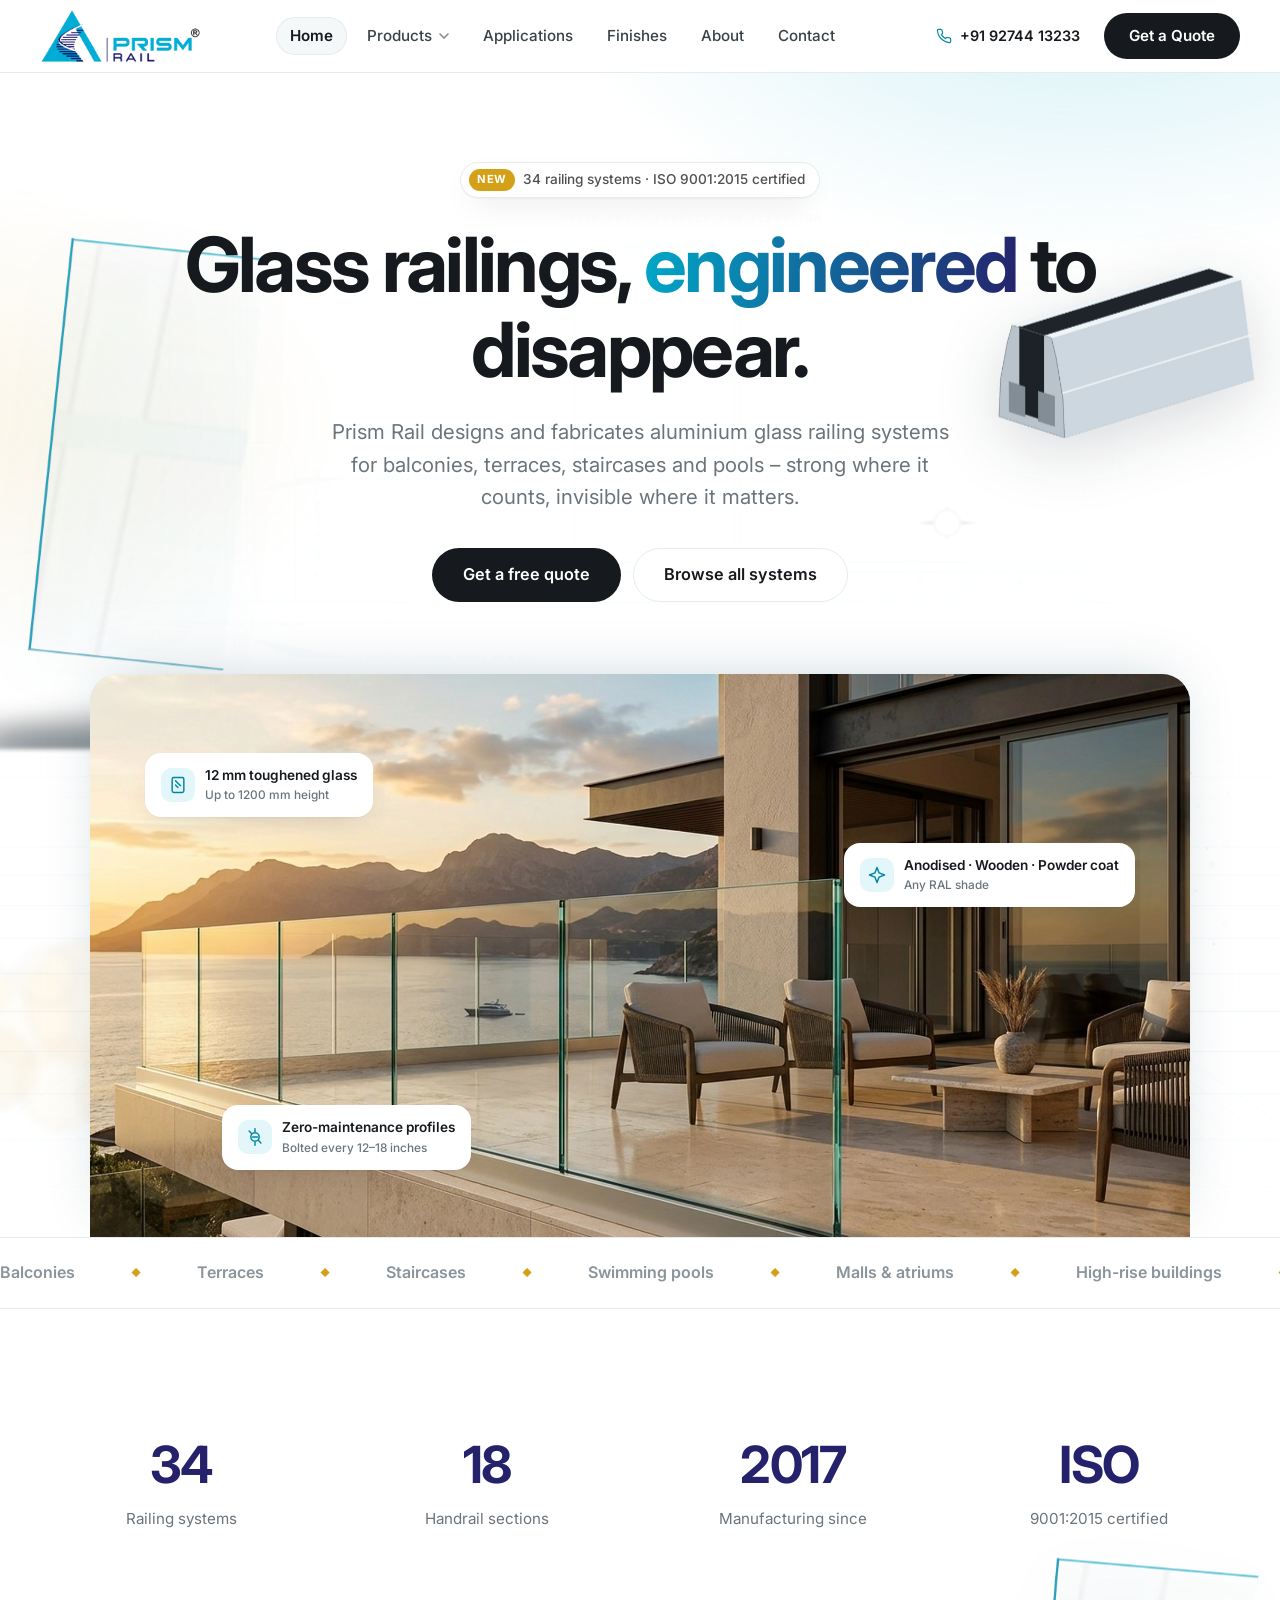
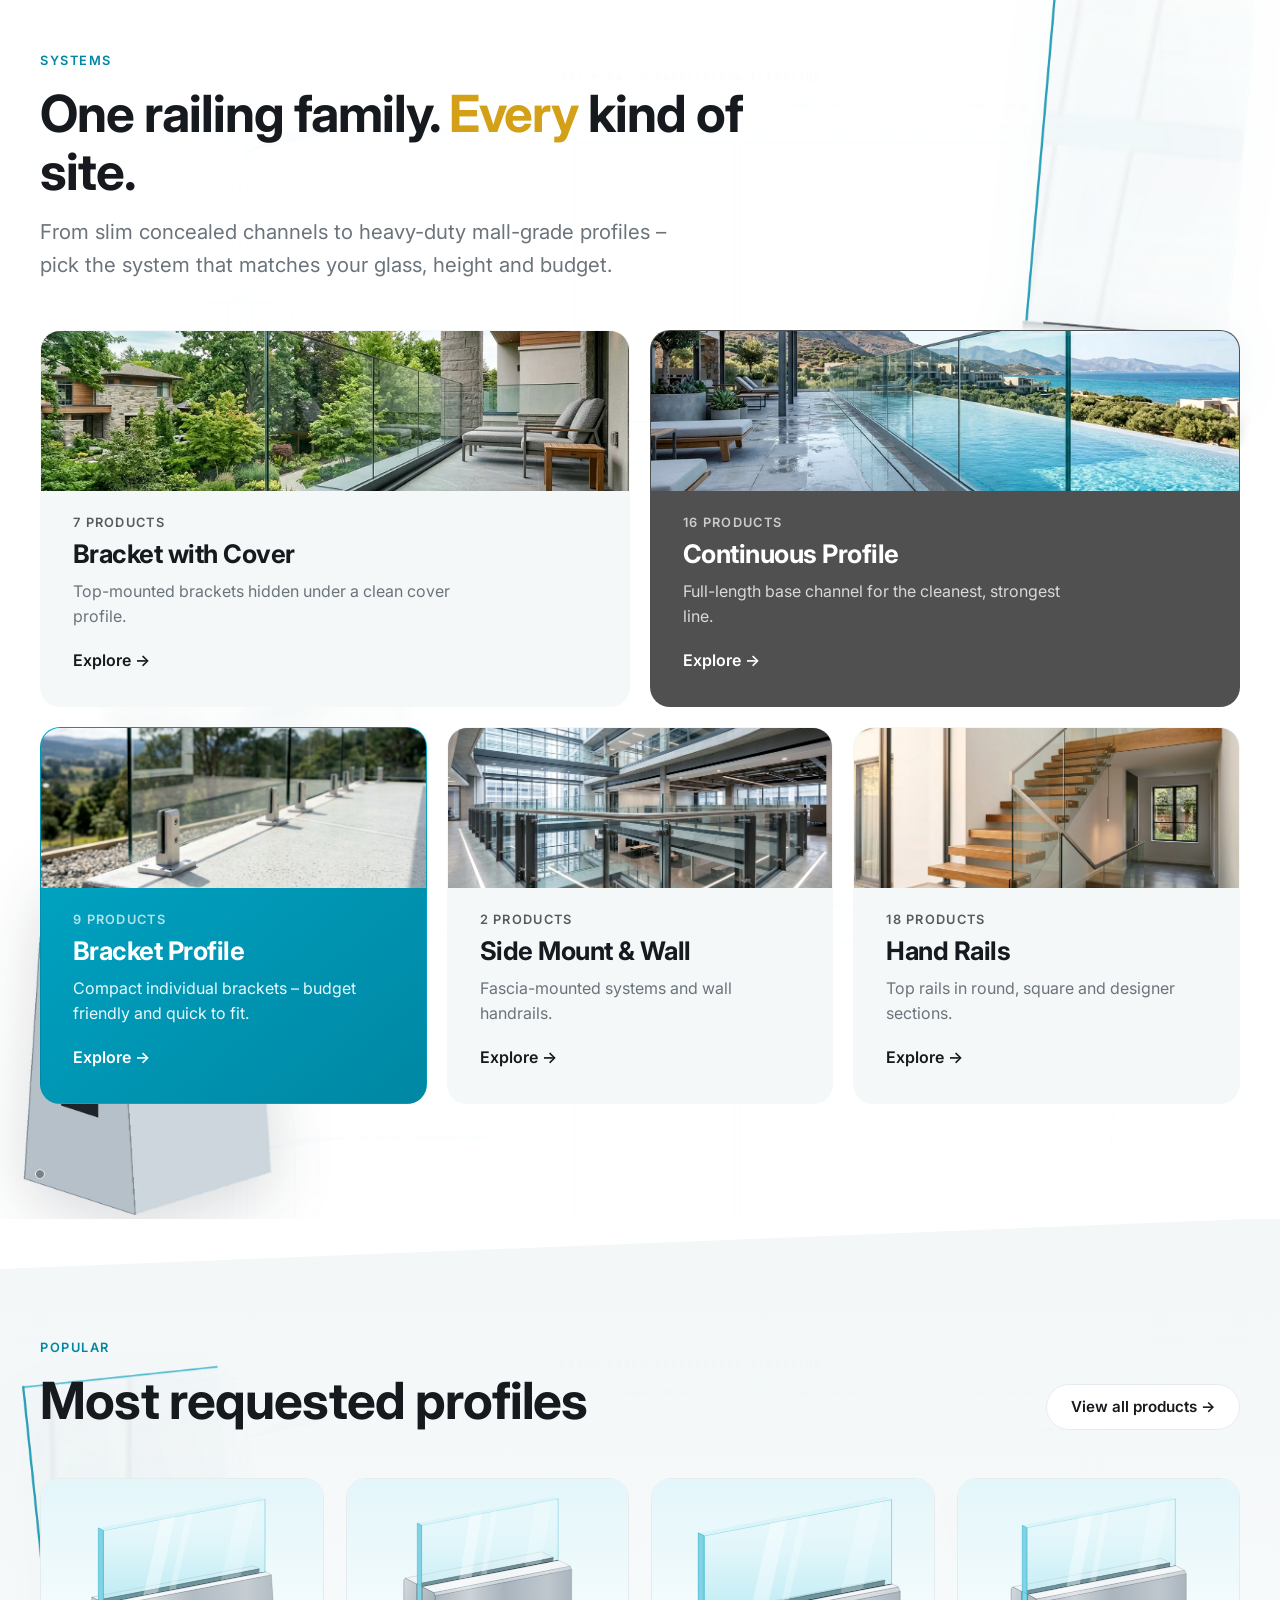
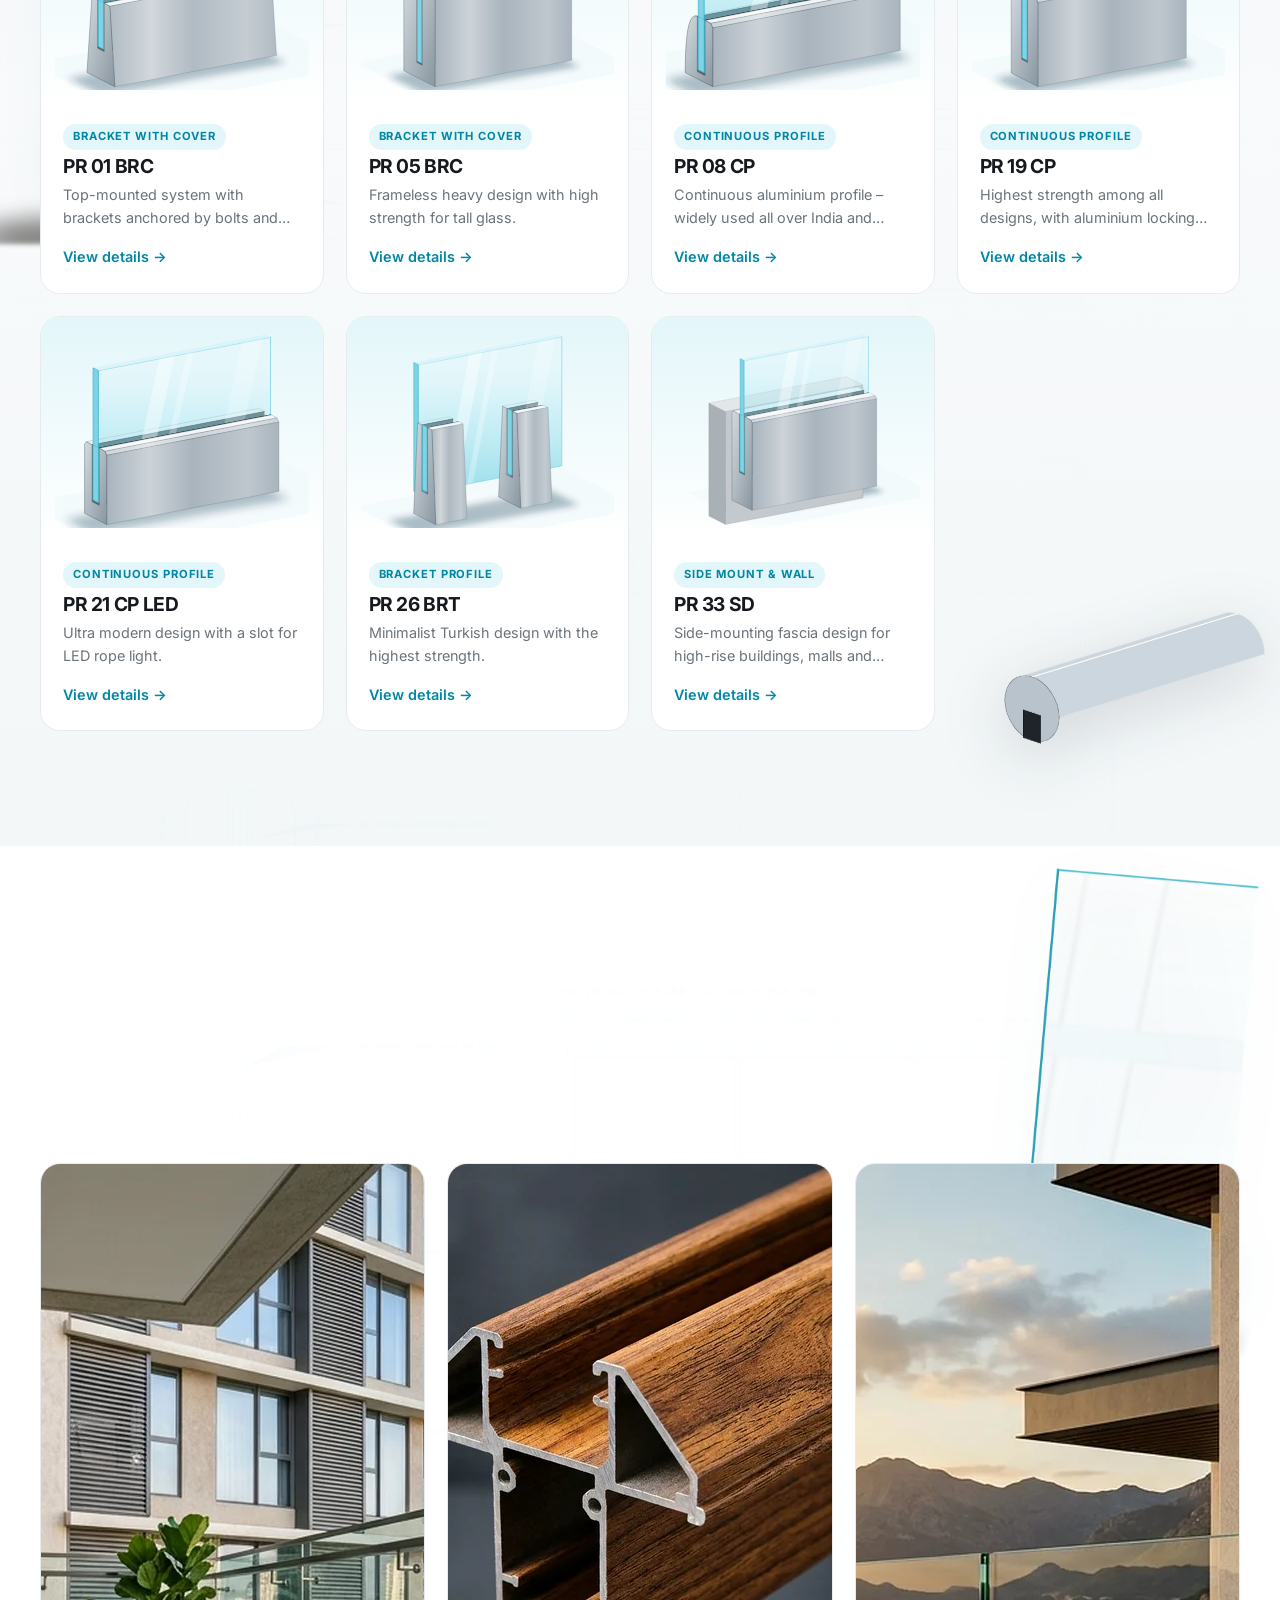
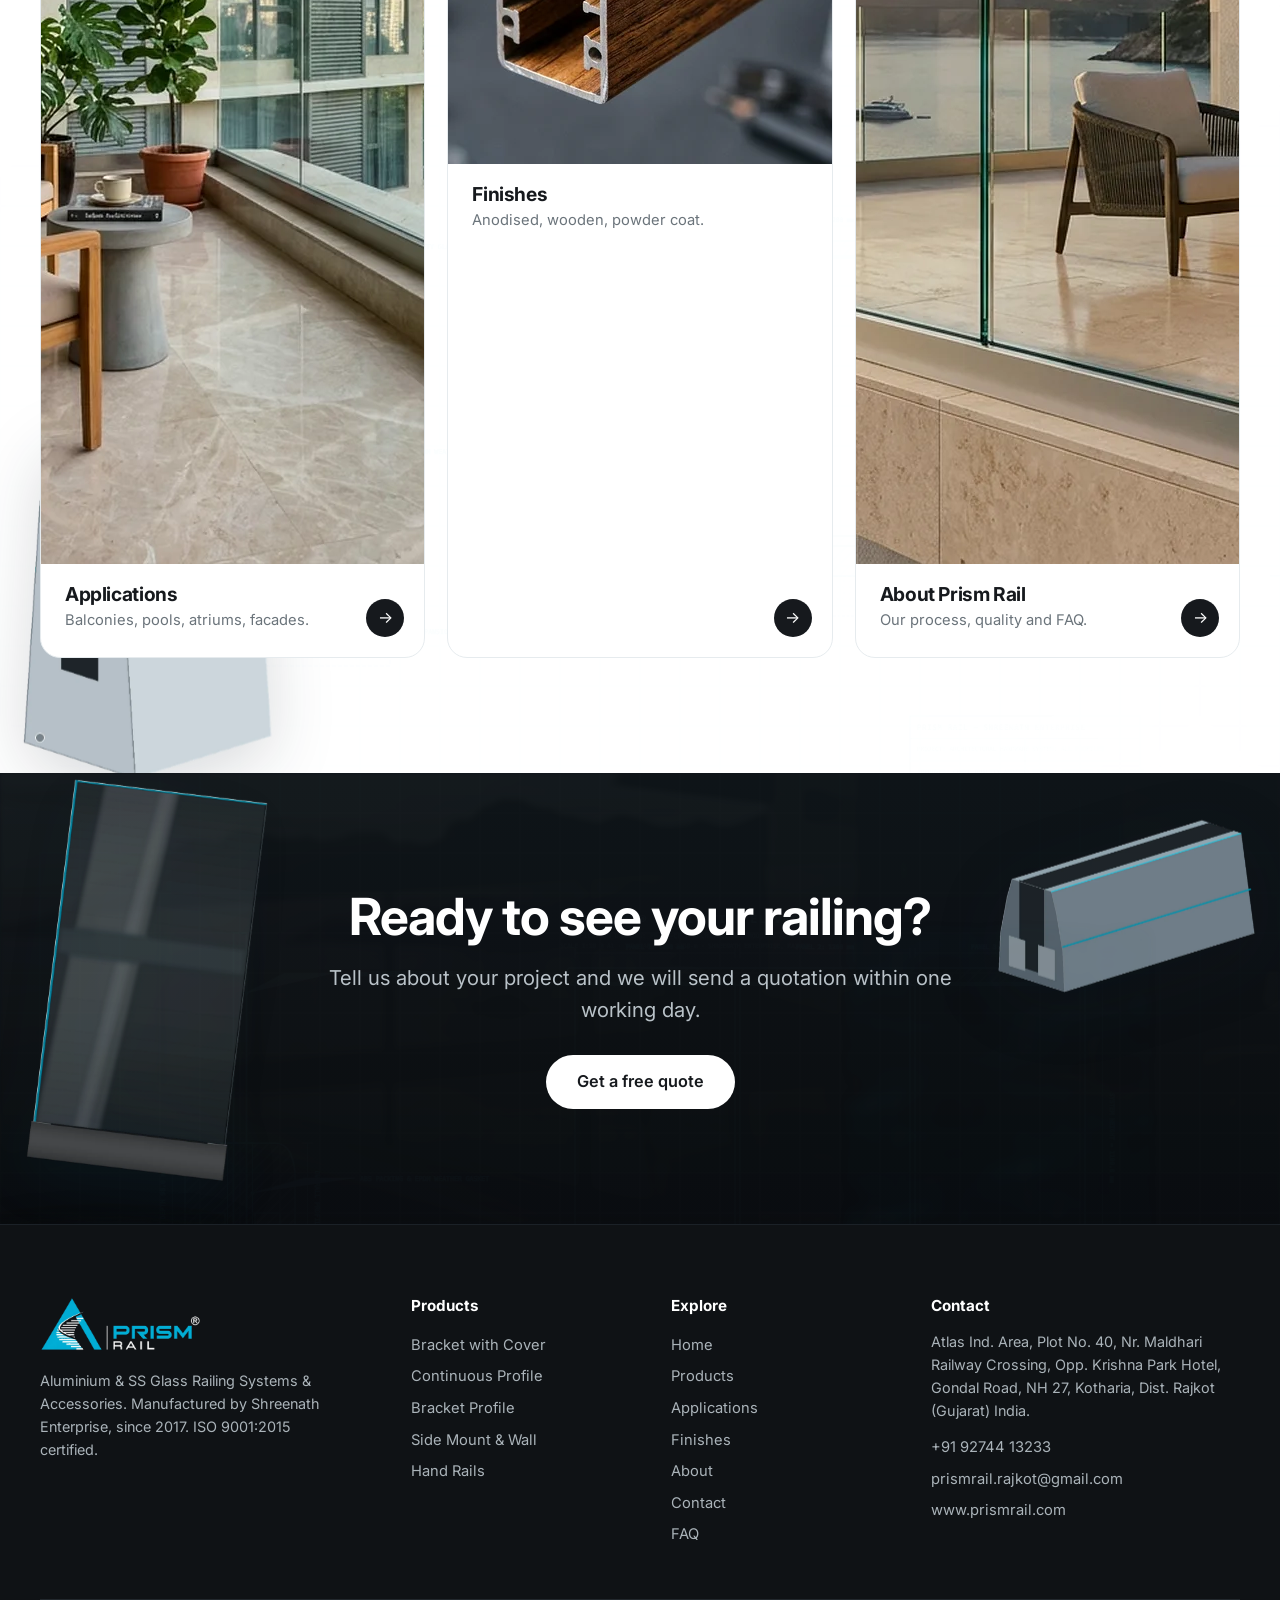
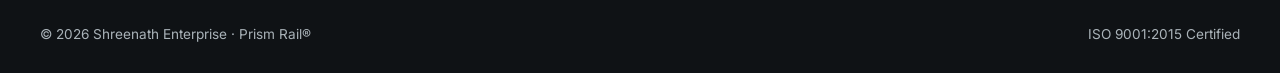
<file: index.html>
<!doctype html>
<html lang="en">
<head>
<meta charset="utf-8">
<meta name="viewport" content="width=device-width,initial-scale=1">
<title>Prism Rail – Aluminium Glass Railing Systems</title>
<meta name="description" content="Prism Rail manufactures aluminium &amp; SS glass railing systems – bracket, continuous profile, side mount and handrails. ISO 9001:2015 certified.">
<link rel="icon" type="image/png" sizes="192x192" href="favicon-192.png">
<link rel="icon" type="image/png" sizes="32x32" href="favicon-32.png">
<link rel="apple-touch-icon" sizes="180x180" href="apple-touch-icon.png">

<!-- Open Graph / Facebook -->
<meta property="og:type" content="website">
<meta property="og:title" content="Prism Rail – Aluminium Glass Railing Systems">
<meta property="og:description" content="Prism Rail designs and fabricates aluminium glass railing systems for balconies, terraces, staircases and pools – strong where it counts, invisible where it matters.">
<meta property="og:image" content="og-image.jpg">

<!-- Twitter -->
<meta name="twitter:card" content="summary_large_image">
<meta name="twitter:title" content="Prism Rail – Aluminium Glass Railing Systems">
<meta name="twitter:description" content="Prism Rail designs and fabricates aluminium glass railing systems. ISO 9001:2015 certified.">
<meta name="twitter:image" content="og-image.jpg">

<link rel="preconnect" href="https://fonts.googleapis.com">
<link rel="preconnect" href="https://fonts.gstatic.com" crossorigin>
<link href="https://fonts.googleapis.com/css2?family=Inter:wght@400;500;600;700;800&display=swap" rel="stylesheet">
<link rel="stylesheet" href="css/style.css">
</head>
<body data-page="home" id="top">
<div id="site-header"></div>

<!-- HERO -->
<section class="hero" data-deco="hero">
  <div class="container hero-in">
    <div class="hero-copy">
      <span class="pill-note"><i>NEW</i> 34 railing systems · ISO 9001:2015 certified</span>
      <h1>Glass railings, <em>engineered</em> to disappear.</h1>
      <p class="lead">Prism Rail designs and fabricates aluminium glass railing systems for balconies, terraces, staircases and pools – strong where it counts, invisible where it matters.</p>
      <div class="hero-actions">
        <a class="btn btn-primary btn-lg" href="contact.html">Get a free quote</a>
        <a class="btn btn-ghost btn-lg" href="products.html">Browse all systems</a>
      </div>
    </div>

    <div class="hero-stage reveal">
      <video class="hero-video" autoplay muted loop playsinline preload="metadata" poster="assets/img/hero-poster.webp">
        <source src="assets/video/hero.webm" type="video/webm">
        <source src="assets/video/hero.mp4" type="video/mp4">
      </video>
      <div class="float f1">
        <span class="dot">
          <svg class="icon" aria-hidden="true"><use href="assets/icons/sprite.svg#glass-pane"></use></svg>
        </span>
        <div>12 mm toughened glass<small>Up to 1200 mm height</small></div>
      </div>
      <div class="float f2">
        <span class="dot">
          <svg class="icon" aria-hidden="true"><use href="assets/icons/sprite.svg#spark"></use></svg>
        </span>
        <div>Anodised · Wooden · Powder coat<small>Any RAL shade</small></div>
      </div>
      <div class="float f3">
        <span class="dot">
          <svg class="icon" aria-hidden="true"><use href="assets/icons/sprite.svg#bolt"></use></svg>
        </span>
        <div>Zero-maintenance profiles<small>Bolted every 12–18 inches</small></div>
      </div>
    </div>
  </div>
</section>

<div class="marquee" aria-hidden="true">
  <div class="marquee-track">
    <span>Balconies</span><span>Terraces</span><span>Staircases</span><span>Swimming pools</span><span>Malls & atriums</span><span>High-rise buildings</span><span>Villas</span><span>Hotels & resorts</span>
    <span>Balconies</span><span>Terraces</span><span>Staircases</span><span>Swimming pools</span><span>Malls & atriums</span><span>High-rise buildings</span><span>Villas</span><span>Hotels & resorts</span>
  </div>
</div>

<!-- STATS -->
<section class="section" style="padding-bottom:0">
  <div class="container stats">
    <div class="stat reveal"><b data-count="34">0</b><span>Railing systems</span></div>
    <div class="stat reveal"><b data-count="18">0</b><span>Handrail sections</span></div>
    <div class="stat reveal"><b data-count="2017">0</b><span>Manufacturing since</span></div>
    <div class="stat reveal"><b>ISO</b><span>9001:2015 certified</span></div>
  </div>
</section>

<!-- SYSTEMS -->
<section class="section" id="systems" data-deco="a">
  <div class="container">
    <div class="section-head reveal">
      <span class="eyebrow">Systems</span>
      <h2>One railing family. <span class="gold">Every</span> kind of site.</h2>
      <p class="lead">From slim concealed channels to heavy-duty mall-grade profiles – pick the system that matches your glass, height and budget.</p>
    </div>
    <div class="bento" id="bento"></div>
  </div>
</section>

<!-- FEATURED -->
<section class="section soft cut-top" data-deco="b">
  <div class="container">
    <div class="section-head reveal" style="display:flex;justify-content:space-between;align-items:flex-end;max-width:none;gap:20px;flex-wrap:wrap">
      <div><span class="eyebrow">Popular</span><h2>Most requested profiles</h2></div>
      <a class="btn btn-ghost" href="products.html">View all products →</a>
    </div>
    <div class="pgrid" id="featured"></div>
  </div>
</section>

<!-- EXPLORE -->
<section class="section" data-deco="a">
  <div class="container">
    <div class="section-head center reveal"><span class="eyebrow">Explore</span><h2>Everything you need to specify with confidence</h2></div>
    <div class="explore">
      <a class="xcard reveal" href="applications.html"><img src="assets/img/applications/balcony.webp" alt="" width="1600" height="1000" loading="lazy"><div><h3>Applications</h3><p>Balconies, pools, atriums, facades.</p></div><span>→</span></a>
      <a class="xcard reveal" href="finishes.html"><img src="assets/img/finishes/wooden.webp" alt="" width="800" height="600" loading="lazy"><div><h3>Finishes</h3><p>Anodised, wooden, powder coat.</p></div><span>→</span></a>
      <a class="xcard reveal" href="about.html"><img src="assets/img/applications/facade.webp" alt="" width="1600" height="1000" loading="lazy"><div><h3>About Prism Rail</h3><p>Our process, quality and FAQ.</p></div><span>→</span></a>
    </div>
  </div>
</section>

<section class="section" data-deco="dark" style="background:#0f1215;color:#fff;padding-bottom:clamp(64px,9vw,120px)">
  <div class="container" style="text-align:center">
    <h2 style="color:#fff">Ready to see your railing?</h2>
    <p class="lead" style="color:#b9c2c8;margin:16px auto 28px">Tell us about your project and we will send a quotation within one working day.</p>
    <a class="btn btn-lg" style="background:#fff;color:#16191d" href="contact.html">Get a free quote</a>
  </div>
</section>

<div id="site-footer"></div>

<script src="js/data.js"></script>
<script src="js/api.js"></script>
<script src="js/visual.js"></script>
<script src="js/main.js"></script>
<script>
(async function () {
  const [cats, all] = await Promise.all([API.getCategories(), API.getProducts()]);
  const art = {
    "bracket-cover": "assets/img/categories/bracket-cover.webp",
    "continuous":    "assets/img/categories/continuous.webp",
    "bracket":       "assets/img/categories/bracket.webp",
    "side":          "assets/img/categories/side.webp",
    "handrail":      "assets/img/categories/handrail.webp"
  };
  const cls = { "bracket-cover": "span3", "continuous": "span3 dark", "bracket": "span2 teal", "side": "span2", "handrail": "span2" };
  document.getElementById("bento").innerHTML = cats.map(c => {
    const n = all.filter(p => p.category === c.id).length;
    return `<a class="bcard reveal ${cls[c.id] || "span2"}" href="products.html?cat=${c.id}">
      <div><div class="art"><img src="${art[c.id]}" alt="${c.name}" width="1600" height="1100" loading="lazy"></div>
      <span class="count">${n} products</span><h3 style="font-size:1.6rem;margin-top:6px">${c.name}</h3><p>${c.blurb}</p></div>
      <span class="go">Explore →</span></a>`;
  }).join("");
  document.getElementById("featured").innerHTML = all.filter(p => p.featured).slice(0, 8).map(productCard).join("");
  initReveal();

  const io = new IntersectionObserver(es => es.forEach(e => {
    if (!e.isIntersecting) return; io.unobserve(e.target);
    const to = +e.target.dataset.count, t0 = performance.now();
    (function step(t) { const k = Math.min(1, (t - t0) / 1200); e.target.textContent = Math.round(to * (1 - Math.pow(1 - k, 3))); if (k < 1) requestAnimationFrame(step); })(t0);
  }), { threshold: .6 });
  document.querySelectorAll("[data-count]").forEach(el => io.observe(el));
})();
</script>
</body>
</html>
</file>
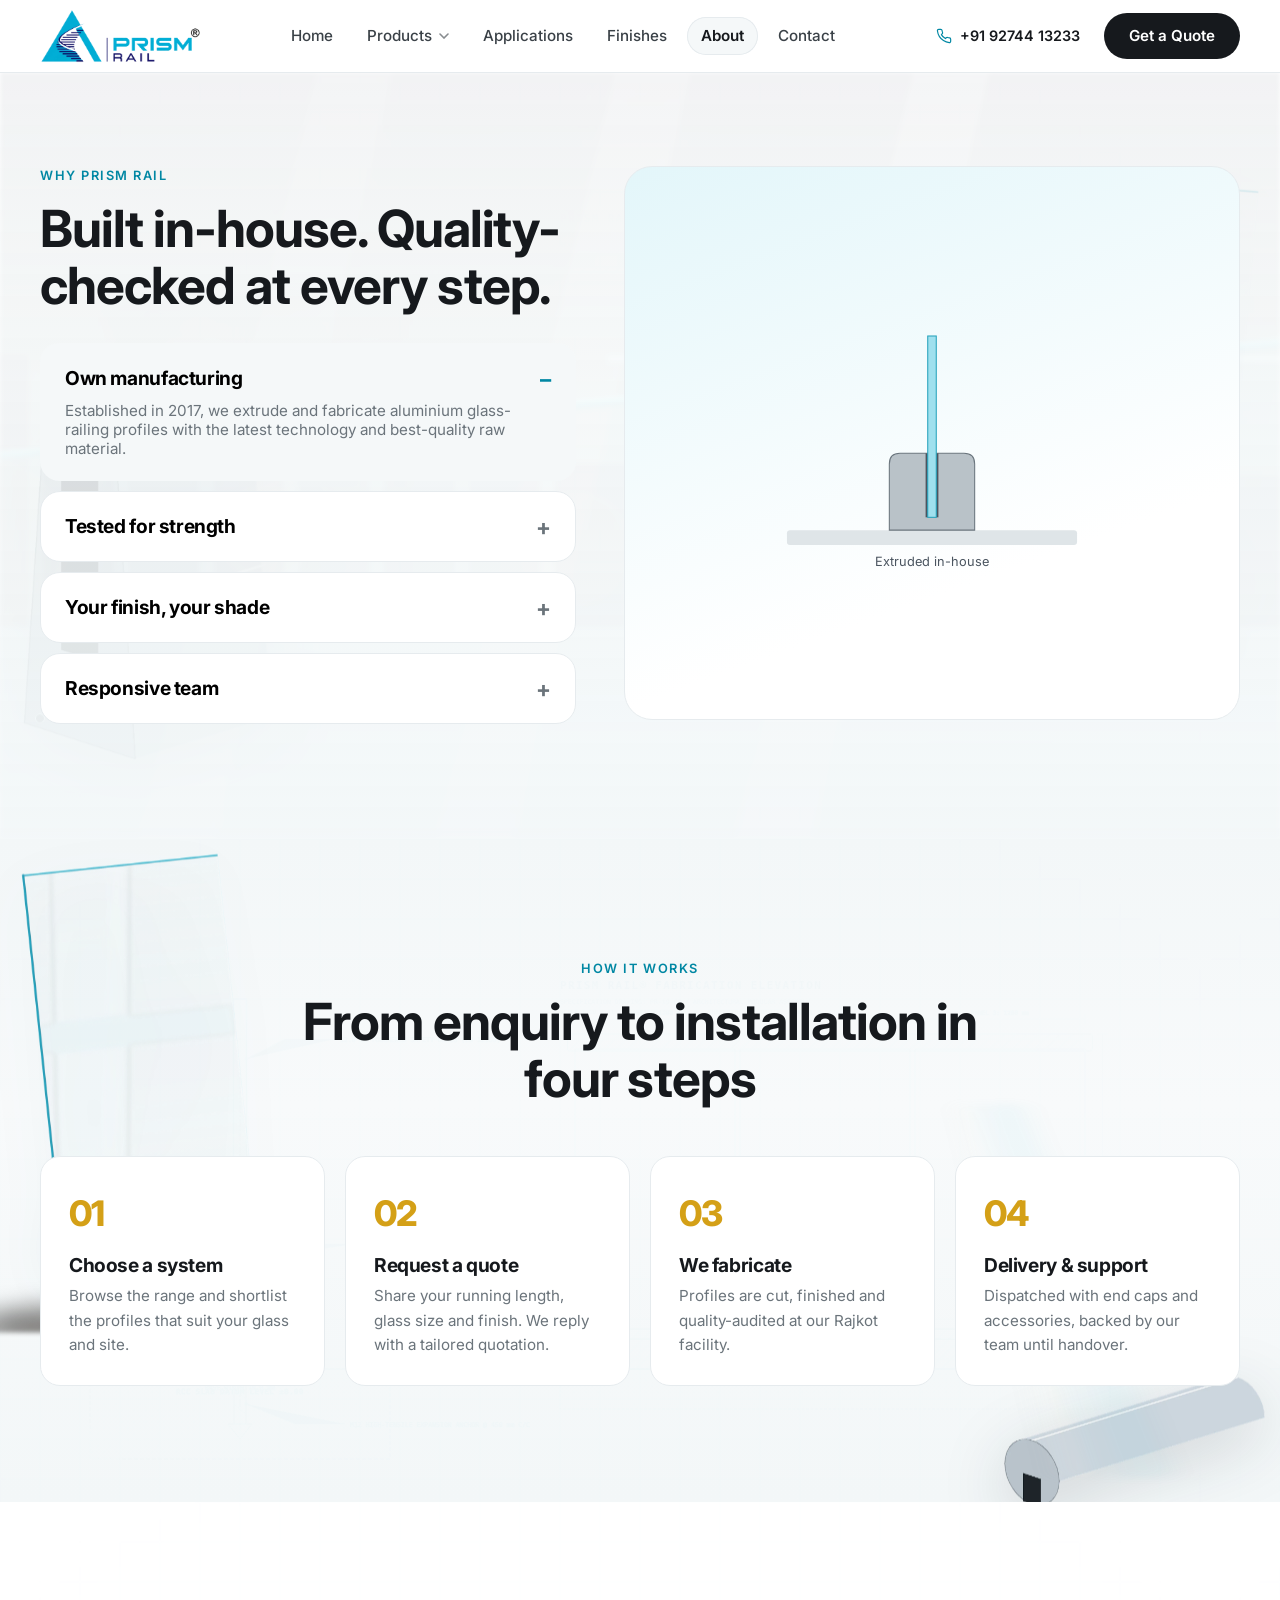
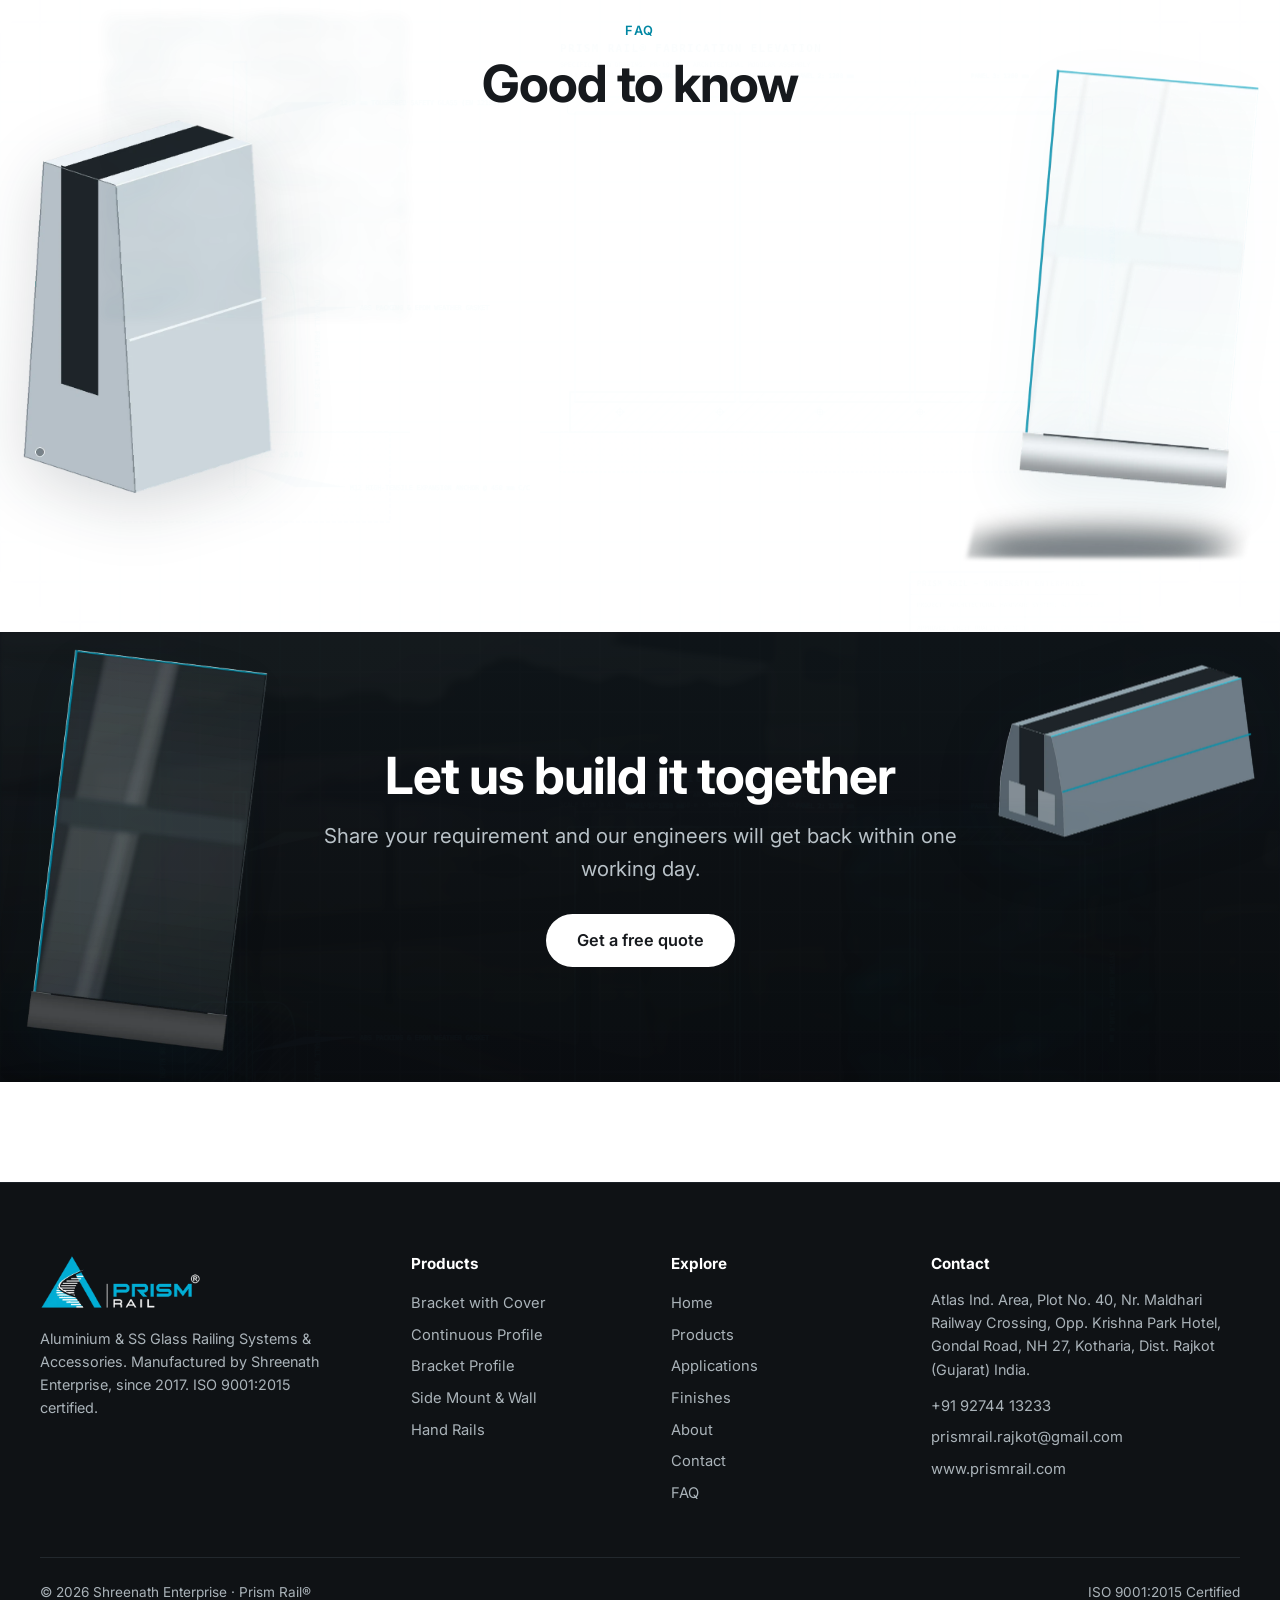
<file: about.html>
<!doctype html>
<html lang="en">
<head>
<meta charset="utf-8">
<meta name="viewport" content="width=device-width,initial-scale=1">
<title>About – Prism Rail</title>
<meta name="description" content="Prism Rail by Shreenath Enterprise: manufacturing aluminium glass railing profiles in Rajkot since 2017. ISO 9001:2015.">
<link rel="icon" type="image/png" sizes="192x192" href="favicon-192.png">
<link rel="icon" type="image/png" sizes="32x32" href="favicon-32.png">
<link rel="apple-touch-icon" sizes="180x180" href="apple-touch-icon.png">

<!-- Open Graph / Facebook -->
<meta property="og:type" content="website">
<meta property="og:title" content="About – Prism Rail">
<meta property="og:description" content="Prism Rail designs and fabricates aluminium glass railing systems for balconies, terraces, staircases and pools – strong where it counts, invisible where it matters.">
<meta property="og:image" content="og-image.jpg">

<!-- Twitter -->
<meta name="twitter:card" content="summary_large_image">
<meta name="twitter:title" content="About – Prism Rail">
<meta name="twitter:description" content="Prism Rail designs and fabricates aluminium glass railing systems. ISO 9001:2015 certified.">
<meta name="twitter:image" content="og-image.jpg">

<link rel="preconnect" href="https://fonts.googleapis.com">
<link rel="preconnect" href="https://fonts.gstatic.com" crossorigin>
<link href="https://fonts.googleapis.com/css2?family=Inter:wght@400;500;600;700;800&display=swap" rel="stylesheet">
<link rel="stylesheet" href="css/style.css">
</head>
<body data-page="about">
<div id="site-header"></div>

<section class="section" id="about" data-deco="a" style="padding-top:clamp(56px,7vw,96px);position:relative">
  <div class="phead-video-wrap" aria-hidden="true">
    <video class="phead-vid lazy-video" autoplay muted loop playsinline preload="none" poster="assets/video/bg-glass-loop-01-poster.webp">
      <source src="assets/video/bg-glass-loop-01.webm" type="video/webm">
      <source src="assets/video/bg-glass-loop-01.mp4" type="video/mp4">
    </video>
    <div class="phead-scrim"></div>
  </div>
  <div class="container tabs-wrap" style="position:relative;z-index:1">
    <div class="reveal">
      <span class="eyebrow">Why Prism Rail</span>
      <h2 style="margin-bottom:28px">Built in-house. Quality-checked at every step.</h2>
      <div class="tab-list" id="tabs">
        <button class="tab on" data-i="0"><h3>Own manufacturing</h3><p>Established in 2017, we extrude and fabricate aluminium glass-railing profiles with the latest technology and best-quality raw material.</p></button>
        <button class="tab" data-i="1"><h3>Tested for strength</h3><p>Our quality-control techniques ensure excellent performance, quality and durability across every profile in the range.</p></button>
        <button class="tab" data-i="2"><h3>Your finish, your shade</h3><p>Every system is available in anodised, wooden or any powder-coat shade to match your architecture.</p></button>
        <button class="tab" data-i="3"><h3>Responsive team</h3><p>Engineers, designers, procurement, quality, stores and logistics – one crew that finds fast solutions and supports you until delivery.</p></button>
      </div>
    </div>
    <div class="tab-visual reveal" id="tabvis">
      <div class="panel on"><svg viewBox="0 0 300 260" width="320"><rect x="14" y="212" width="272" height="14" rx="3" fill="#dfe5e8"/><path d="M110 212 V150 Q110 140 120 140 H180 Q190 140 190 150 V212Z" fill="#b9c2c8" stroke="#6c777f"/><rect x="144" y="140" width="12" height="60" fill="#4b5560"/><rect x="146" y="30" width="8" height="170" fill="#9fe0ee" stroke="#2aa4bd"/><text x="150" y="246" text-anchor="middle" font-size="12" fill="#4b5560" font-family="Inter">Extruded in-house</text></svg></div>
      <div class="panel"><svg viewBox="0 0 300 260" width="320"><circle cx="150" cy="120" r="80" fill="none" stroke="#e1e8eb" stroke-width="14"/><circle cx="150" cy="120" r="80" fill="none" stroke="#00a9c9" stroke-width="14" stroke-linecap="round" stroke-dasharray="500" stroke-dashoffset="60" transform="rotate(-90 150 120)"/><path d="M118 122 l22 22 l44 -48" fill="none" stroke="#25226b" stroke-width="12" stroke-linecap="round" stroke-linejoin="round"/><text x="150" y="246" text-anchor="middle" font-size="12" fill="#4b5560" font-family="Inter">ISO 9001:2015</text></svg></div>
      <div class="panel"><svg viewBox="0 0 300 260" width="320"><rect x="30" y="50" width="70" height="140" rx="12" fill="#c3ccd1"/><rect x="115" y="50" width="70" height="140" rx="12" fill="#8a5a2b"/><rect x="200" y="50" width="70" height="140" rx="12" fill="#25226b"/><text x="150" y="228" text-anchor="middle" font-size="12" fill="#4b5560" font-family="Inter">Anodised · Wooden · Powder coat</text></svg></div>
      <div class="panel"><svg viewBox="0 0 300 260" width="320"><g fill="#00a9c9"><circle cx="150" cy="70" r="28"/><circle cx="80" cy="150" r="22" fill="#25226b"/><circle cx="220" cy="150" r="22" fill="#d4a017"/></g><path d="M150 98 80 128M150 98 220 128M102 150H198" stroke="#9aa5ab" stroke-width="3"/><text x="150" y="228" text-anchor="middle" font-size="12" fill="#4b5560" font-family="Inter">Design · Production · Delivery</text></svg></div>
    </div>
  </div>
</section>

<!-- PROCESS -->
<section class="section soft" id="process" data-deco="b">
  <div class="container">
    <div class="section-head center reveal">
      <span class="eyebrow">How it works</span>
      <h2>From enquiry to installation in four steps</h2>
    </div>
    <div class="steps">
      <div class="step reveal"><h3>Choose a system</h3><p>Browse the range and shortlist the profiles that suit your glass and site.</p></div>
      <div class="step reveal"><h3>Request a quote</h3><p>Share your running length, glass size and finish. We reply with a tailored quotation.</p></div>
      <div class="step reveal"><h3>We fabricate</h3><p>Profiles are cut, finished and quality-audited at our Rajkot facility.</p></div>
      <div class="step reveal"><h3>Delivery & support</h3><p>Dispatched with end caps and accessories, backed by our team until handover.</p></div>
    </div>
  </div>
</section>

<!-- FAQ -->
<section class="section" id="faq" data-deco="a">
  <div class="container">
    <div class="section-head center reveal"><span class="eyebrow">FAQ</span><h2>Good to know</h2></div>
    <div class="faq reveal">
      <details open><summary>What glass thickness do the systems take?</summary><p>Most systems are designed for 12 mm toughened glass. Selected profiles (PR 02, 05, 11, 19, 31) accept 13.5 mm up to 17 mm glass – check each product page for details.</p></details>
      <details><summary>How far apart are the bolts?</summary><p>Continuous profiles are anchored with bolts at every 18 inches (12 inches on slim profiles like PR 12 and PR 13). Bracket systems use one bracket every 2.5 ft.</p></details>
      <details><summary>Which finishes are available?</summary><p>Anodised satin silver, realistic sublimated wooden grain, and any RAL powder-coat shade in matt or gloss.</p></details>
      <details><summary>Do you publish prices?</summary><p>Pricing depends on running length, glass, height and finish, so every project is quoted individually. Use <b>Get a Quote</b> on any product and we'll respond quickly.</p></details>
    </div>
  </div>
</section>

<section class="section" data-deco="dark" style="background:#0f1215;color:#fff">
  <div class="container" style="text-align:center">
    <h2 style="color:#fff">Let us build it together</h2>
    <p class="lead" style="color:#b9c2c8;margin:16px auto 28px">Share your requirement and our engineers will get back within one working day.</p>
    <a class="btn btn-lg" style="background:#fff;color:#16191d" href="contact.html">Get a free quote</a>
  </div>
</section>

<div id="site-footer"></div>
<script src="js/data.js"></script>
<script src="js/api.js"></script>
<script src="js/visual.js"></script>
<script src="js/main.js"></script>
<script>
(function () {
  const tabs = [...document.querySelectorAll(".tab")], panels = [...document.querySelectorAll("#tabvis .panel")];
  tabs.forEach(t => t.addEventListener("click", () => {
    tabs.forEach((x, i) => { x.classList.toggle("on", x === t); panels[i].classList.toggle("on", x === t); });
  }));
})();
</script>
</body>
</html>
</file>
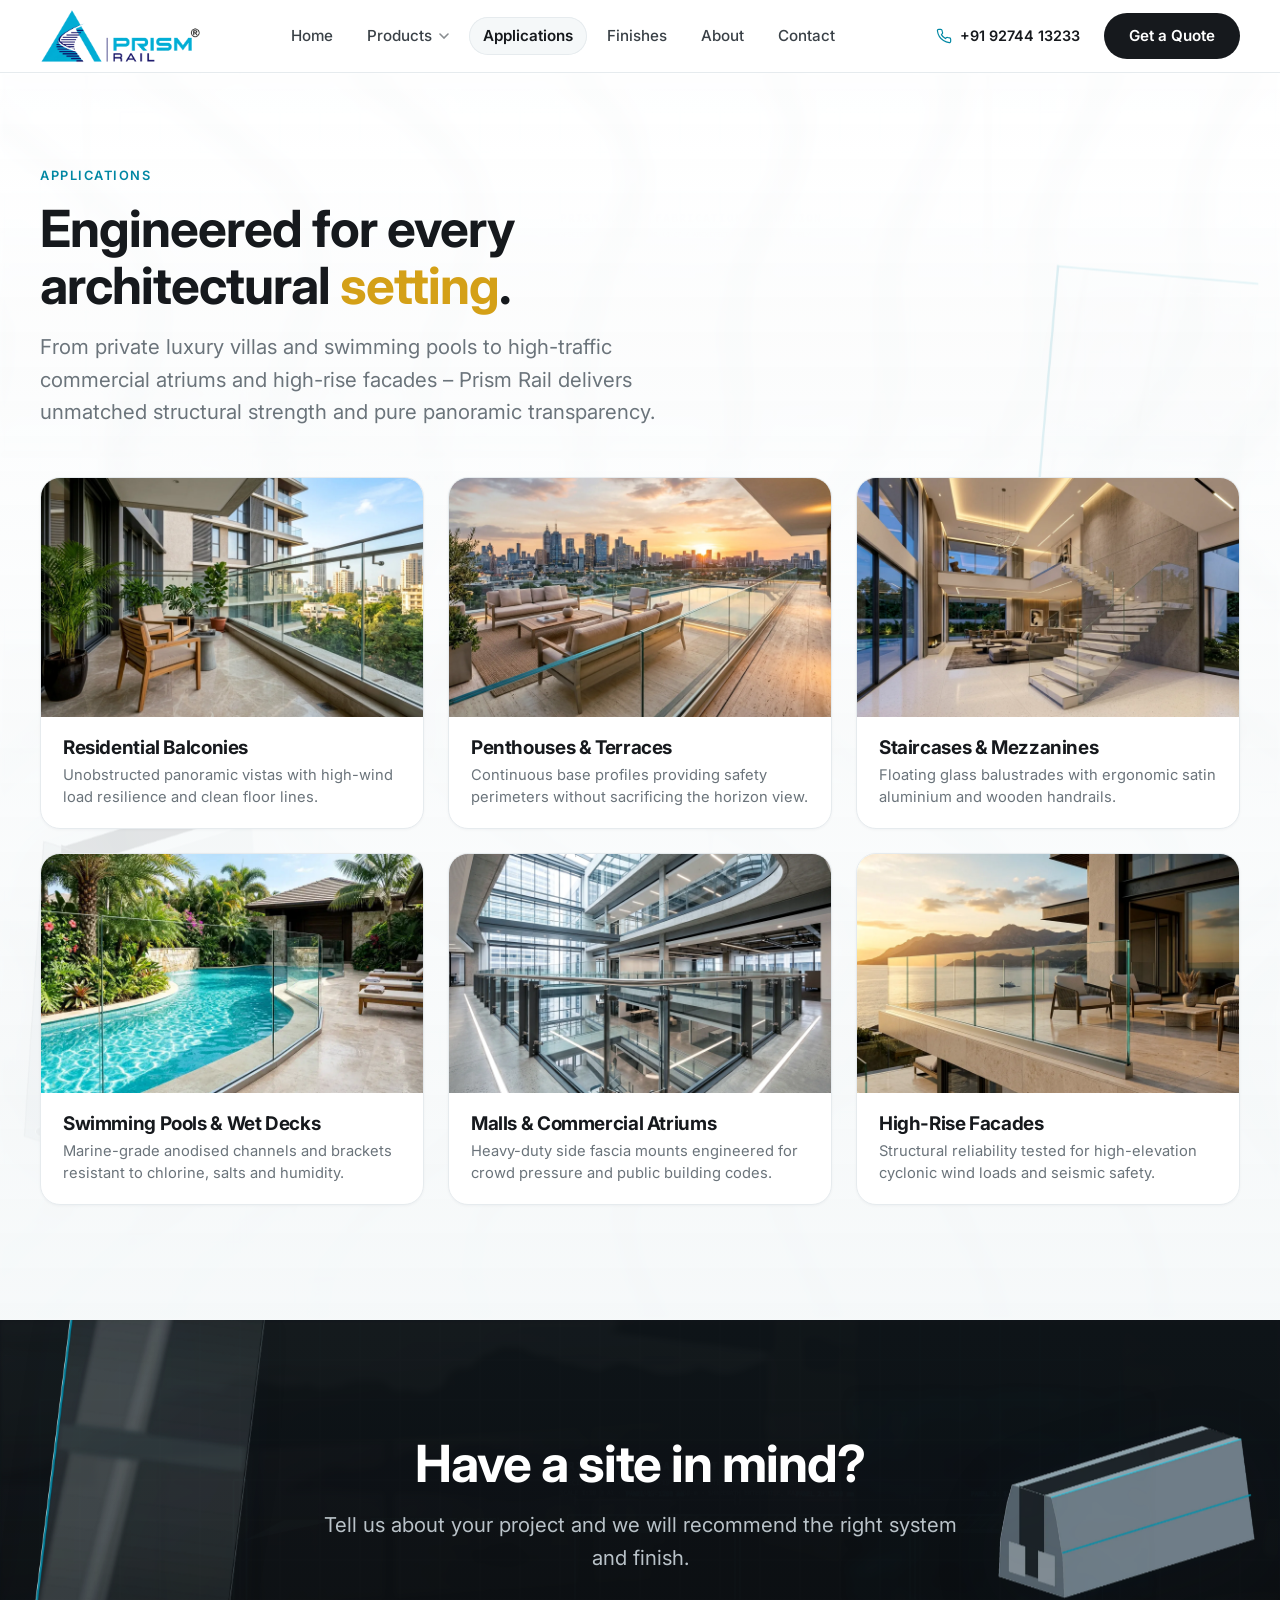
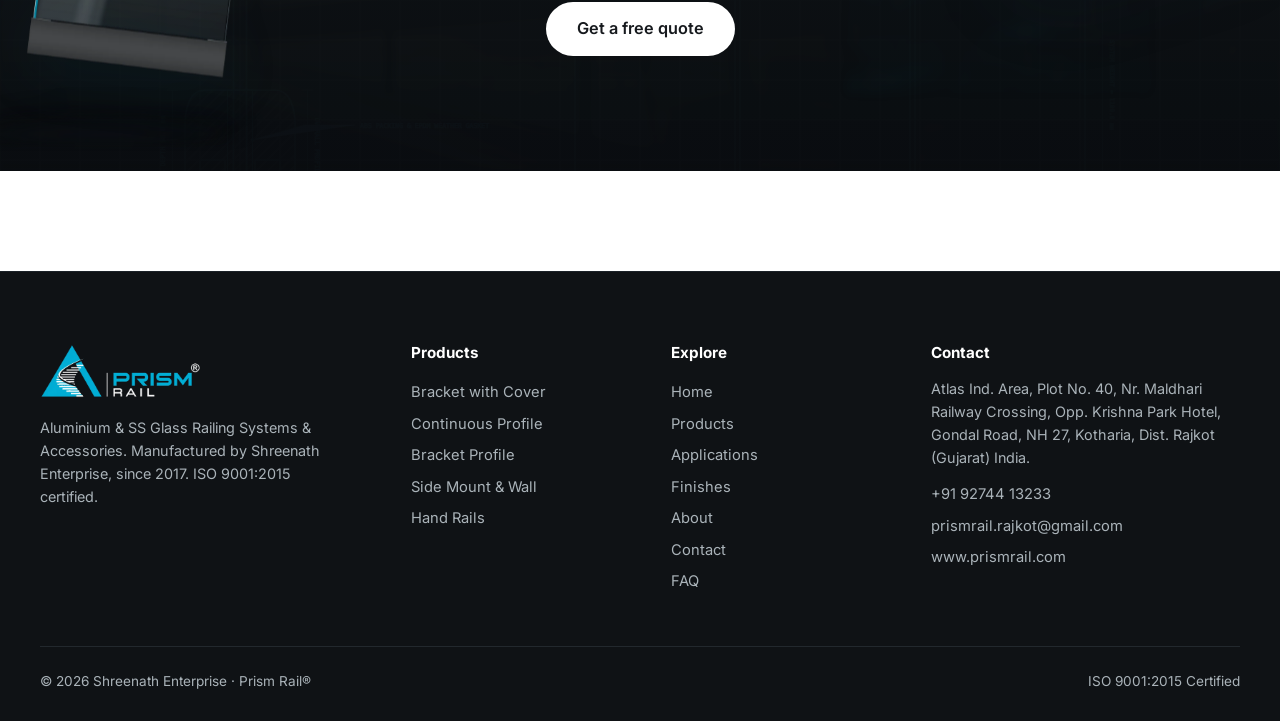
<file: applications.html>
<!doctype html>
<html lang="en">
<head>
<meta charset="utf-8">
<meta name="viewport" content="width=device-width,initial-scale=1">
<title>Applications – Prism Rail</title>
<meta name="description" content="Glass railing for balconies, terraces, staircases, pools, malls and high-rise facades.">
<link rel="icon" type="image/png" sizes="192x192" href="favicon-192.png">
<link rel="icon" type="image/png" sizes="32x32" href="favicon-32.png">
<link rel="apple-touch-icon" sizes="180x180" href="apple-touch-icon.png">

<!-- Open Graph / Facebook -->
<meta property="og:type" content="website">
<meta property="og:title" content="Applications – Prism Rail">
<meta property="og:description" content="Prism Rail designs and fabricates aluminium glass railing systems for balconies, terraces, staircases and pools – strong where it counts, invisible where it matters.">
<meta property="og:image" content="og-image.jpg">

<!-- Twitter -->
<meta name="twitter:card" content="summary_large_image">
<meta name="twitter:title" content="Applications – Prism Rail">
<meta name="twitter:description" content="Prism Rail designs and fabricates aluminium glass railing systems. ISO 9001:2015 certified.">
<meta name="twitter:image" content="og-image.jpg">

<link rel="preconnect" href="https://fonts.googleapis.com">
<link rel="preconnect" href="https://fonts.gstatic.com" crossorigin>
<link href="https://fonts.googleapis.com/css2?family=Inter:wght@400;500;600;700;800&display=swap" rel="stylesheet">
<link rel="stylesheet" href="css/style.css">
</head>
<body data-page="applications">
<div id="site-header"></div>

<section class="section" id="applications" data-deco="a" style="padding-top:clamp(56px,7vw,96px);position:relative">
  <div class="phead-video-wrap" aria-hidden="true">
    <video class="phead-vid lazy-video" autoplay muted loop playsinline preload="none" poster="assets/video/bg-caustic-loop-01-poster.webp">
      <source src="assets/video/bg-caustic-loop-01.webm" type="video/webm">
      <source src="assets/video/bg-caustic-loop-01.mp4" type="video/mp4">
    </video>
    <div class="phead-scrim"></div>
  </div>
  <div class="container" style="position:relative;z-index:1">
    <div class="section-head reveal">
      <span class="eyebrow">Applications</span>
      <h2>Engineered for every architectural <span class="gold">setting</span>.</h2>
      <p class="lead">From private luxury villas and swimming pools to high-traffic commercial atriums and high-rise facades – Prism Rail delivers unmatched structural strength and pure panoramic transparency.</p>
    </div>
    <div class="app-grid">
      <div class="app-card reveal">
        <div class="app-card-img">
          <img src="assets/img/applications/balcony.webp" alt="Residential balcony glass railing installation" width="1600" height="1000" loading="lazy">
        </div>
        <div class="app-card-caption">
          <h3>Residential Balconies</h3>
          <p>Unobstructed panoramic vistas with high-wind load resilience and clean floor lines.</p>
        </div>
      </div>
      <div class="app-card reveal">
        <div class="app-card-img">
          <img src="assets/img/applications/terrace.webp" alt="Penthouse rooftop terrace continuous glass railing" width="1600" height="1000" loading="lazy">
        </div>
        <div class="app-card-caption">
          <h3>Penthouses &amp; Terraces</h3>
          <p>Continuous base profiles providing safety perimeters without sacrificing the horizon view.</p>
        </div>
      </div>
      <div class="app-card reveal">
        <div class="app-card-img">
          <img src="assets/img/applications/staircase.webp" alt="Floating luxury staircase glass balustrade" width="1600" height="1000" loading="lazy">
        </div>
        <div class="app-card-caption">
          <h3>Staircases &amp; Mezzanines</h3>
          <p>Floating glass balustrades with ergonomic satin aluminium and wooden handrails.</p>
        </div>
      </div>
      <div class="app-card reveal">
        <div class="app-card-img">
          <img src="assets/img/applications/pool.webp" alt="Resort swimming pool frameless glass fencing" width="1600" height="1000" loading="lazy">
        </div>
        <div class="app-card-caption">
          <h3>Swimming Pools &amp; Wet Decks</h3>
          <p>Marine-grade anodised channels and brackets resistant to chlorine, salts and humidity.</p>
        </div>
      </div>
      <div class="app-card reveal">
        <div class="app-card-img">
          <img src="assets/img/applications/atrium.webp" alt="Commercial shopping mall and office atrium glass balustrade" width="1600" height="1000" loading="lazy">
        </div>
        <div class="app-card-caption">
          <h3>Malls &amp; Commercial Atriums</h3>
          <p>Heavy-duty side fascia mounts engineered for crowd pressure and public building codes.</p>
        </div>
      </div>
      <div class="app-card reveal">
        <div class="app-card-img">
          <img src="assets/img/applications/facade.webp" alt="High-rise building exterior glass facade railing" width="1600" height="1000" loading="lazy">
        </div>
        <div class="app-card-caption">
          <h3>High-Rise Facades</h3>
          <p>Structural reliability tested for high-elevation cyclonic wind loads and seismic safety.</p>
        </div>
      </div>
    </div>
  </div>
</section>

<section class="section" data-deco="dark" style="background:#0f1215;color:#fff">
  <div class="container" style="text-align:center">
    <h2 style="color:#fff">Have a site in mind?</h2>
    <p class="lead" style="color:#b9c2c8;margin:16px auto 28px">Tell us about your project and we will recommend the right system and finish.</p>
    <a class="btn btn-lg" style="background:#fff;color:#16191d" href="contact.html">Get a free quote</a>
  </div>
</section>

<div id="site-footer"></div>
<script src="js/data.js"></script>
<script src="js/api.js"></script>
<script src="js/visual.js"></script>
<script src="js/main.js"></script>
</body>
</html>
</file>
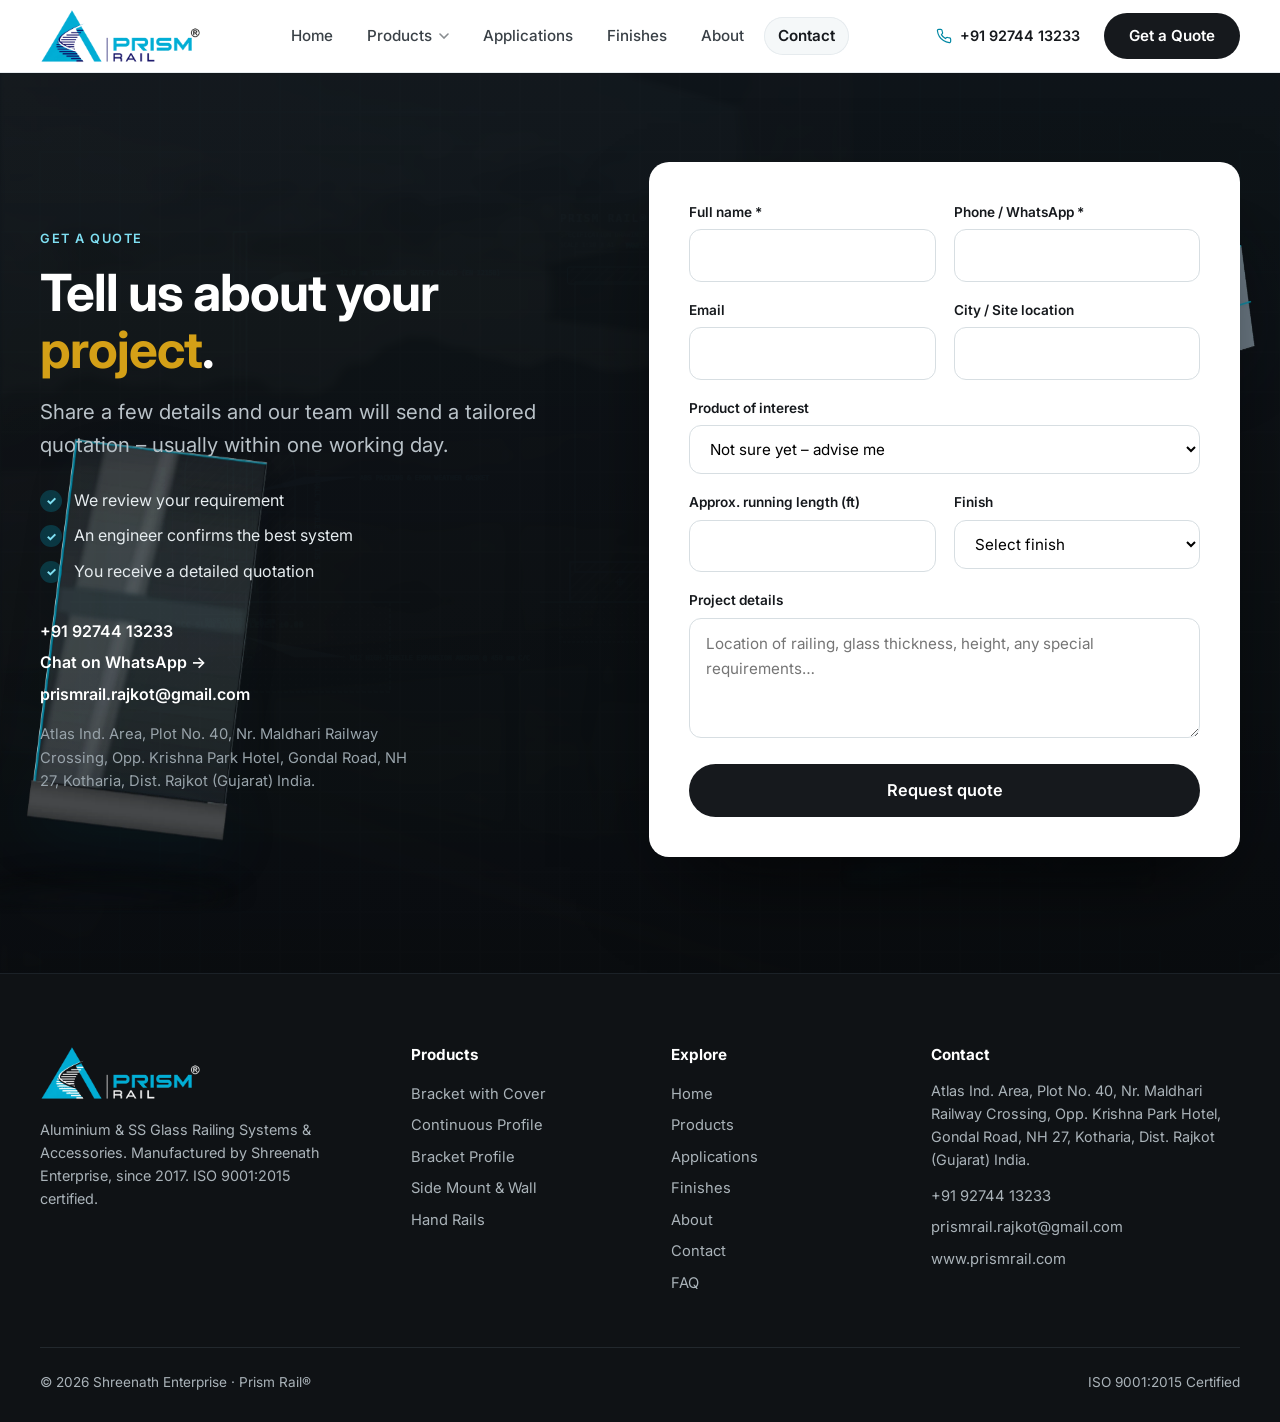
<file: contact.html>
<!doctype html>
<html lang="en">
<head>
<meta charset="utf-8">
<meta name="viewport" content="width=device-width,initial-scale=1">
<title>Contact & Get a Quote – Prism Rail</title>
<meta name="description" content="Request a direct factory quotation for aluminium glass railing profiles and handrails from Prism Rail. Manufactured in Rajkot, India.">
<link rel="icon" type="image/png" sizes="192x192" href="favicon-192.png">
<link rel="icon" type="image/png" sizes="32x32" href="favicon-32.png">
<link rel="apple-touch-icon" sizes="180x180" href="apple-touch-icon.png">

<!-- Open Graph / Facebook -->
<meta property="og:type" content="website">
<meta property="og:title" content="Contact & Get a Quote – Prism Rail">
<meta property="og:description" content="Prism Rail designs and fabricates aluminium glass railing systems for balconies, terraces, staircases and pools – strong where it counts, invisible where it matters.">
<meta property="og:image" content="og-image.jpg">

<!-- Twitter -->
<meta name="twitter:card" content="summary_large_image">
<meta name="twitter:title" content="Contact & Get a Quote – Prism Rail">
<meta name="twitter:description" content="Prism Rail designs and fabricates aluminium glass railing systems. ISO 9001:2015 certified.">
<meta name="twitter:image" content="og-image.jpg">

<link rel="preconnect" href="https://fonts.googleapis.com">
<link rel="preconnect" href="https://fonts.gstatic.com" crossorigin>
<link href="https://fonts.googleapis.com/css2?family=Inter:wght@400;500;600;700;800&display=swap" rel="stylesheet">
<link rel="stylesheet" href="css/style.css">
</head>
<body data-page="contact">
<div id="site-header"></div>

<!-- CONTACT / QUOTE -->
<section class="section contact" id="contact" data-deco="dark" style="padding-top:clamp(56px,7vw,96px)">
  <div class="container qwrap">
    <div class="q-copy reveal">
      <span class="eyebrow light">Get a quote</span>
      <h2>Tell us about your <span class="gold">project</span>.</h2>
      <p class="lead">Share a few details and our team will send a tailored quotation – usually within one working day.</p>
      <ul class="ticks light">
        <li>We review your requirement</li>
        <li>An engineer confirms the best system</li>
        <li>You receive a detailed quotation</li>
      </ul>
      <div class="q-info">
        <a id="tel"></a>
        <a id="wa" target="_blank" rel="noopener">Chat on WhatsApp →</a>
        <a id="mail"></a>
        <p id="addr"></p>
      </div>
    </div>
    <div class="card reveal">
      <div id="picked"></div>
      <form class="form" id="form" novalidate>
        <div><label for="name">Full name *</label><input id="name" name="name" required autocomplete="name"></div>
        <div><label for="phone">Phone / WhatsApp *</label><input id="phone" name="phone" type="tel" required autocomplete="tel"></div>
        <div><label for="email">Email</label><input id="email" name="email" type="email" autocomplete="email"></div>
        <div><label for="city">City / Site location</label><input id="city" name="city"></div>
        <div class="full"><label for="product">Product of interest</label><select id="product" name="product"><option value="">Not sure yet – advise me</option></select></div>
        <div><label for="length">Approx. running length (ft)</label><input id="length" name="length" type="number" min="0" step="any"></div>
        <div><label for="finish">Finish</label>
          <select id="finish" name="finish"><option value="">Select finish</option><option>Anodised</option><option>Wooden finish</option><option>Powder coating</option></select></div>
        <div class="full"><label for="message">Project details</label><textarea id="message" name="message" placeholder="Location of railing, glass thickness, height, any special requirements…"></textarea></div>
        <div class="full"><button class="btn btn-primary btn-lg btn-block" type="submit">Request quote</button></div>
      </form>
      <div class="success" id="success">
        <div class="ok"><svg viewBox="0 0 24 24" width="34" height="34" fill="none" stroke="currentColor" stroke-width="2.4" stroke-linecap="round" stroke-linejoin="round"><path d="m5 12 5 5L20 7"/></svg></div>
        <h2 style="font-size:1.8rem">Thank you!</h2>
        <p class="lead" style="margin:12px auto 24px">We've received your request and will get back to you shortly.</p>
        <a class="btn btn-ghost" href="products.html">Continue browsing</a>
      </div>
    </div>
  </div>
</section>


<div id="site-footer"></div>
<script src="js/data.js"></script>
<script src="js/api.js"></script>
<script src="js/visual.js"></script>
<script src="js/main.js"></script>
<script>
(async function () {
  const [cats, all] = await Promise.all([API.getCategories(), API.getProducts()]);
  const params = new URLSearchParams(location.search);
  /* ---------- quote form ---------- */
  const c = PRISM.company;
  document.getElementById("addr").textContent = c.address;
  const t = document.getElementById("tel"); t.href = "tel:+" + c.phoneRaw; t.textContent = c.phone;
  document.getElementById("wa").href = "https://wa.me/" + c.phoneRaw + "?text=" + encodeURIComponent("Hi Prism Rail, I'd like a quote for glass railing.");
  const m = document.getElementById("mail"); m.href = "mailto:" + c.email; m.textContent = c.email;

  const sel = document.getElementById("product"), picked = document.getElementById("picked");
  sel.insertAdjacentHTML("beforeend", cats.map(k =>
    `<optgroup label="${k.name}">${all.filter(p => p.category === k.id).map(p => `<option value="${p.id}">${p.code}</option>`).join("")}</optgroup>`).join(""));
  function showPicked() {
    const p = all.find(x => x.id === sel.value);
    picked.innerHTML = p ? `<div class="selected-prod"><div class="sp-img">${productVisual(p, { thumb: true, dims: false, pad: 4 })}</div><div>Quote for <b>${p.code}</b><br><small>${p.categoryName}</small></div></div>` : "";
  }
  const pre = params.get("product");
  if (pre && all.some(p => p.id === pre)) sel.value = pre;
  sel.addEventListener("change", showPicked); showPicked();

  document.getElementById("form").addEventListener("submit", async e => {
    e.preventDefault();
    const f = e.target;
    if (!f.name.value.trim() || !f.phone.value.trim()) { (f.name.value.trim() ? f.phone : f.name).focus(); return; }
    await API.submitQuote(Object.fromEntries(new FormData(f).entries()));
    f.style.display = "none"; picked.style.display = "none";
    document.getElementById("success").style.display = "block";
  });
})();
</script>
</body>
</html>
</file>
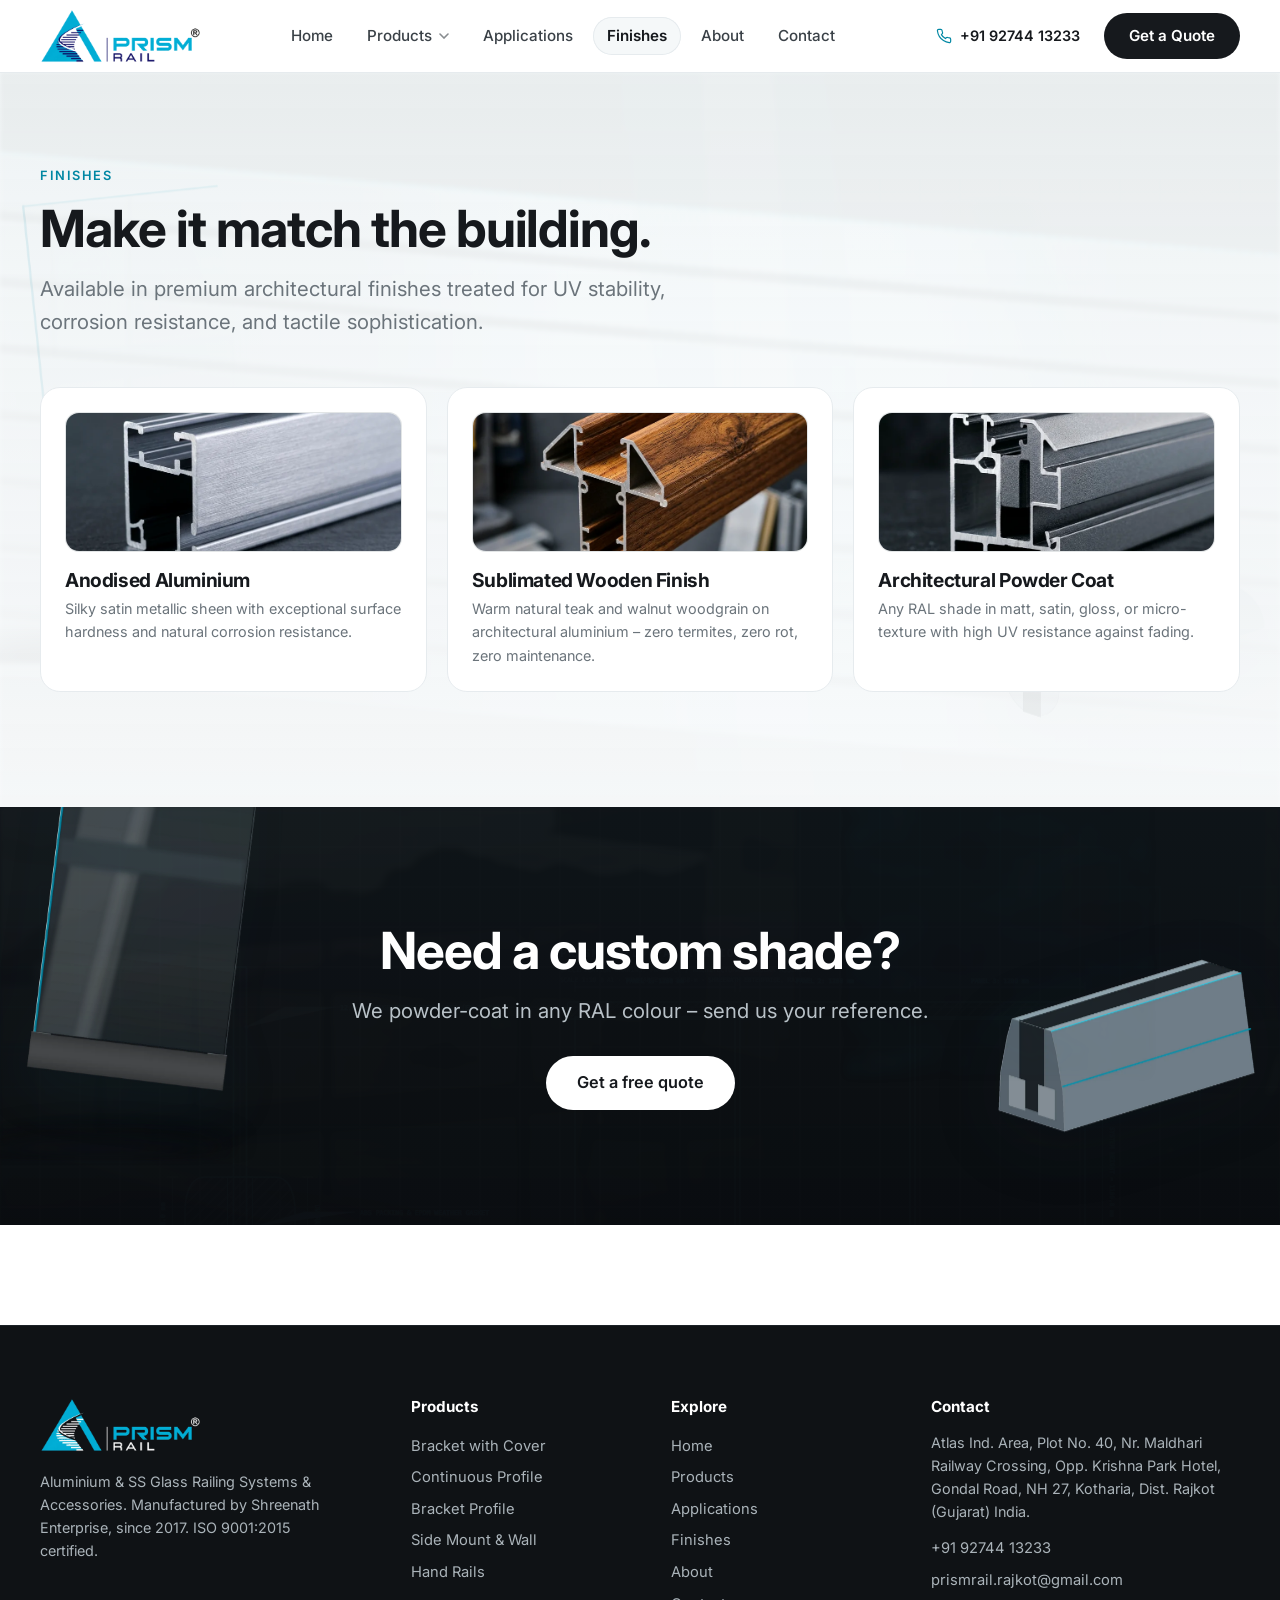
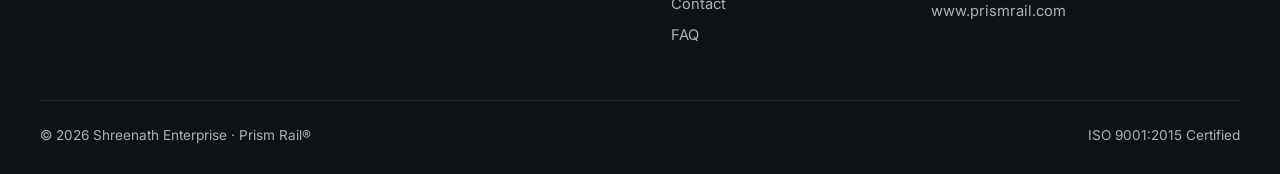
<file: finishes.html>
<!doctype html>
<html lang="en">
<head>
<meta charset="utf-8">
<meta name="viewport" content="width=device-width,initial-scale=1">
<title>Finishes – Prism Rail</title>
<meta name="description" content="Anodised, wooden and powder-coat finishes for aluminium glass railing profiles.">
<link rel="icon" type="image/png" sizes="192x192" href="favicon-192.png">
<link rel="icon" type="image/png" sizes="32x32" href="favicon-32.png">
<link rel="apple-touch-icon" sizes="180x180" href="apple-touch-icon.png">

<!-- Open Graph / Facebook -->
<meta property="og:type" content="website">
<meta property="og:title" content="Finishes – Prism Rail">
<meta property="og:description" content="Prism Rail designs and fabricates aluminium glass railing systems for balconies, terraces, staircases and pools – strong where it counts, invisible where it matters.">
<meta property="og:image" content="og-image.jpg">

<!-- Twitter -->
<meta name="twitter:card" content="summary_large_image">
<meta name="twitter:title" content="Finishes – Prism Rail">
<meta name="twitter:description" content="Prism Rail designs and fabricates aluminium glass railing systems. ISO 9001:2015 certified.">
<meta name="twitter:image" content="og-image.jpg">

<link rel="preconnect" href="https://fonts.googleapis.com">
<link rel="preconnect" href="https://fonts.gstatic.com" crossorigin>
<link href="https://fonts.googleapis.com/css2?family=Inter:wght@400;500;600;700;800&display=swap" rel="stylesheet">
<link rel="stylesheet" href="css/style.css">
</head>
<body data-page="finishes">
<div id="site-header"></div>

<section class="section soft" id="finishes" data-deco="b" style="padding-top:clamp(56px,7vw,96px);position:relative">
  <div class="phead-video-wrap" aria-hidden="true">
    <video class="phead-vid lazy-video" autoplay muted loop playsinline preload="none" poster="assets/video/bg-metal-loop-01-poster.webp">
      <source src="assets/video/bg-metal-loop-01.webm" type="video/webm">
      <source src="assets/video/bg-metal-loop-01.mp4" type="video/mp4">
    </video>
    <div class="phead-scrim"></div>
  </div>
  <div class="container" style="position:relative;z-index:1">
    <div class="section-head reveal">
      <span class="eyebrow">Finishes</span>
      <h2>Make it match the building.</h2>
      <p class="lead">Available in premium architectural finishes treated for UV stability, corrosion resistance, and tactile sophistication.</p>
    </div>
    <div class="swatches">
      <div class="swatch reveal">
        <div class="chip">
          <img src="assets/img/finishes/anodised.webp" alt="Satin silver anodised aluminium finish" width="800" height="600" loading="lazy">
        </div>
        <h3>Anodised Aluminium</h3>
        <p>Silky satin metallic sheen with exceptional surface hardness and natural corrosion resistance.</p>
      </div>
      <div class="swatch reveal">
        <div class="chip">
          <img src="assets/img/finishes/wooden.webp" alt="Sublimated timber wood grain finish on aluminium" width="800" height="600" loading="lazy">
        </div>
        <h3>Sublimated Wooden Finish</h3>
        <p>Warm natural teak and walnut woodgrain on architectural aluminium – zero termites, zero rot, zero maintenance.</p>
      </div>
      <div class="swatch reveal">
        <div class="chip">
          <img src="assets/img/finishes/powder-coat.webp" alt="Charcoal matte architectural powder coat finish" width="800" height="600" loading="lazy">
        </div>
        <h3>Architectural Powder Coat</h3>
        <p>Any RAL shade in matt, satin, gloss, or micro-texture with high UV resistance against fading.</p>
      </div>
    </div>
  </div>
</section>

<section class="section" data-deco="dark" style="background:#0f1215;color:#fff">
  <div class="container" style="text-align:center">
    <h2 style="color:#fff">Need a custom shade?</h2>
    <p class="lead" style="color:#b9c2c8;margin:16px auto 28px">We powder-coat in any RAL colour – send us your reference.</p>
    <a class="btn btn-lg" style="background:#fff;color:#16191d" href="contact.html">Get a free quote</a>
  </div>
</section>

<div id="site-footer"></div>
<script src="js/data.js"></script>
<script src="js/api.js"></script>
<script src="js/visual.js"></script>
<script src="js/main.js"></script>
</body>
</html>
</file>
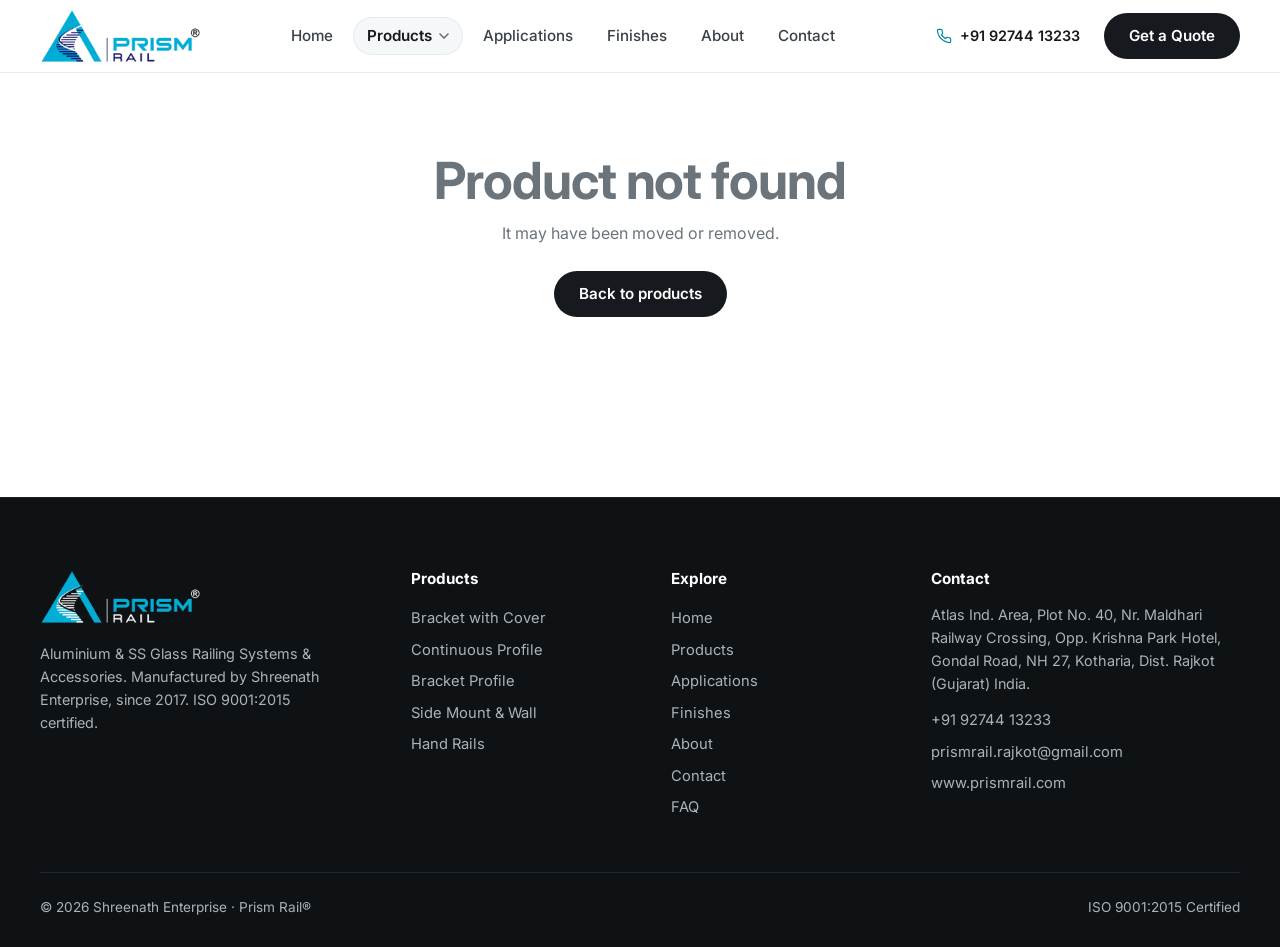
<file: product.html>
<!doctype html>
<html lang="en">
<head>
<meta charset="utf-8">
<meta name="viewport" content="width=device-width,initial-scale=1">
<title>Product – Prism Rail</title>
<meta name="description" content="Detailed engineering specifications, dimensions and CAD cross-section renders for Prism Rail architectural glass railing systems.">
<link rel="icon" type="image/png" sizes="192x192" href="favicon-192.png">
<link rel="icon" type="image/png" sizes="32x32" href="favicon-32.png">
<link rel="apple-touch-icon" sizes="180x180" href="apple-touch-icon.png">

<!-- Open Graph / Facebook -->
<meta property="og:type" content="website">
<meta property="og:title" content="Product Specification – Prism Rail">
<meta property="og:description" content="Engineering specifications and CAD 3D cross-section renders for Prism Rail aluminium systems.">
<meta property="og:image" content="og-image.jpg">

<!-- Twitter -->
<meta name="twitter:card" content="summary_large_image">
<meta name="twitter:title" content="Product Specification – Prism Rail">
<meta name="twitter:description" content="Engineering specifications and CAD 3D cross-section renders for Prism Rail aluminium systems.">
<meta name="twitter:image" content="og-image.jpg">

<link rel="preconnect" href="https://fonts.googleapis.com">
<link rel="preconnect" href="https://fonts.gstatic.com" crossorigin>
<link href="https://fonts.googleapis.com/css2?family=Inter:wght@400;500;600;700;800&display=swap" rel="stylesheet">
<link rel="stylesheet" href="css/style.css">
</head>
<body data-page="product">
<div id="site-header"></div>

<main class="container" id="root"><div class="empty">Loading…</div></main>

<section class="section soft" id="relatedWrap" hidden style="margin-top:80px">
  <div class="container">
    <div class="section-head"><span class="eyebrow">Related</span><h2>You may also like</h2></div>
    <div class="pgrid" id="related"></div>
  </div>
</section>

<div id="site-footer"></div>
<script src="js/data.js"></script>
<script src="js/api.js"></script>
<script src="js/visual.js"></script>
<script src="js/main.js"></script>
<script>
/* Fully data-driven: everything below is rendered from one product record,
   so whatever the admin panel stores will appear here automatically. */
(async function () {
  const id = new URLSearchParams(location.search).get("id");
  const root = document.getElementById("root");
  const p = id && await API.getProduct(id);
  if (!p) {
    root.innerHTML = `<div class="empty"><h2>Product not found</h2><p style="margin:12px 0 24px">It may have been moved or removed.</p><a class="btn btn-primary" href="products.html">Back to products</a></div>`;
    return;
  }
  document.title = p.code + " – " + p.categoryName + " | Prism Rail";
  const s = p.spec;
  const rows = [
    ["Mounting", s.mounting],
    ["Glass thickness", s.glassThickness && s.glassThickness !== "0 mm" ? s.glassThickness : ""],
    ["Railing height", s.railHeight && s.railHeight !== "0 mm" ? s.railHeight : ""],
    ["Base width", s.baseWidth ? s.baseWidth + " mm" : ""],
    ["Overall profile height", s.overallHeight ? s.overallHeight + " mm" : ""],
    ["Glass seating depth", s.glassDepth ? s.glassDepth + " mm" : ""],
    ["Profile length", s.length],
    ["Fixing", s.fixing],
    ["Glass lock", s.locking],
    ["Finishes", (p.finishes || []).join(", ")]
  ].filter(r => r[1]);

  root.innerHTML = `
    <nav class="crumbs"><a href="index.html">Home</a>/<a href="products.html">Products</a>/<a href="products.html?cat=${p.category}">${p.categoryName}</a>/<span>${p.code}</span></nav>
    <div class="pd">
      <div class="pd-gallery">
        <div class="pd-visual">
          <div class="view on" data-v="3d">${productVisual(p)}</div>
          <div class="view" data-v="section">${productVisual(p, { view: "section" })}</div>
        </div>
        <div class="pd-tabs">
          <button class="pd-tab on" data-v="3d">${p.image ? "Photo" : "3D view"}</button>
          <button class="pd-tab" data-v="section">Cross-section</button>
        </div>
      </div>
      <div class="pd-info">
        <span class="tag">${p.categoryName}</span>
        <h1>${p.code}</h1>
        <p class="lead">${p.description}</p>
        <div class="pd-cta">
          <a class="btn btn-primary btn-lg" href="contact.html?product=${p.id}">Get a Quote</a>
          <a class="btn btn-ghost btn-lg" href="products.html?cat=${p.category}">More ${p.categoryName.toLowerCase()}</a>
        </div>
        <p class="pd-note">Pricing depends on length, glass and finish – every project is quoted individually.</p>

        ${p.features && p.features.length ? `<div class="block"><h3>Highlights</h3><ul class="ticks">${p.features.map(f => `<li>${f}</li>`).join("")}</ul></div>` : ""}

        <div class="block"><h3>Specifications</h3><dl class="spec">${rows.map(r => `<div><dt>${r[0]}</dt><dd>${r[1]}</dd></div>`).join("")}</dl></div>

        ${p.accessories && p.accessories.length ? `<div class="block"><h3>Components &amp; accessories</h3><div class="pills">${p.accessories.map(a => `<span class="pill">${a}</span>`).join("")}</div></div>` : ""}
        ${p.applications && p.applications.length ? `<div class="block"><h3>Ideal for</h3><div class="pills">${p.applications.map(a => `<span class="pill">${a}</span>`).join("")}</div></div>` : ""}
      </div>
    </div>`;

  document.querySelectorAll(".pd-tab").forEach(b => b.addEventListener("click", () => {
    document.querySelectorAll(".pd-tab").forEach(x => x.classList.toggle("on", x === b));
    document.querySelectorAll(".pd-visual .view").forEach(v => v.classList.toggle("on", v.dataset.v === b.dataset.v));
  }));

  const all = await API.getProducts();
  const rel = all.filter(x => x.category === p.category && x.id !== p.id).slice(0, 4);
  if (rel.length) {
    document.getElementById("related").innerHTML = rel.map(productCard).join("");
    document.getElementById("relatedWrap").hidden = false;
    initReveal();
  }
})();
</script>
</body>
</html>
</file>
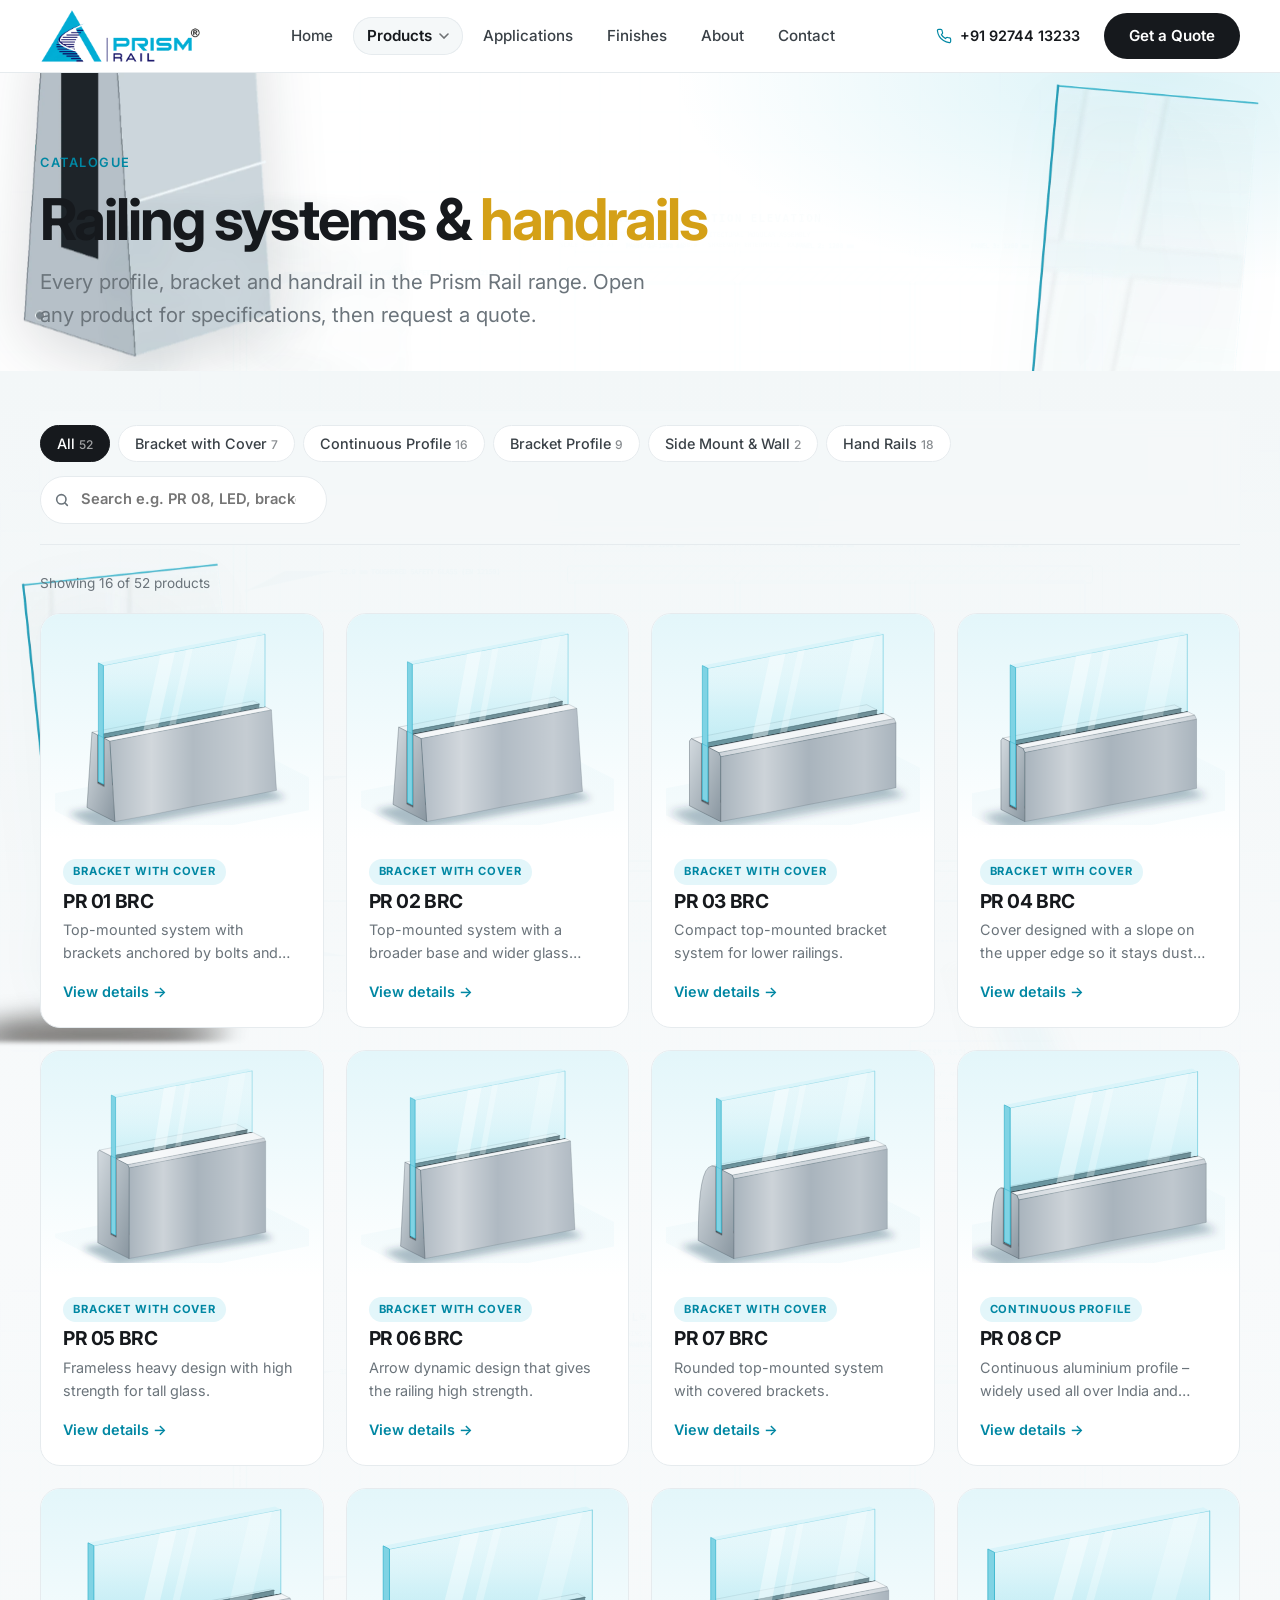
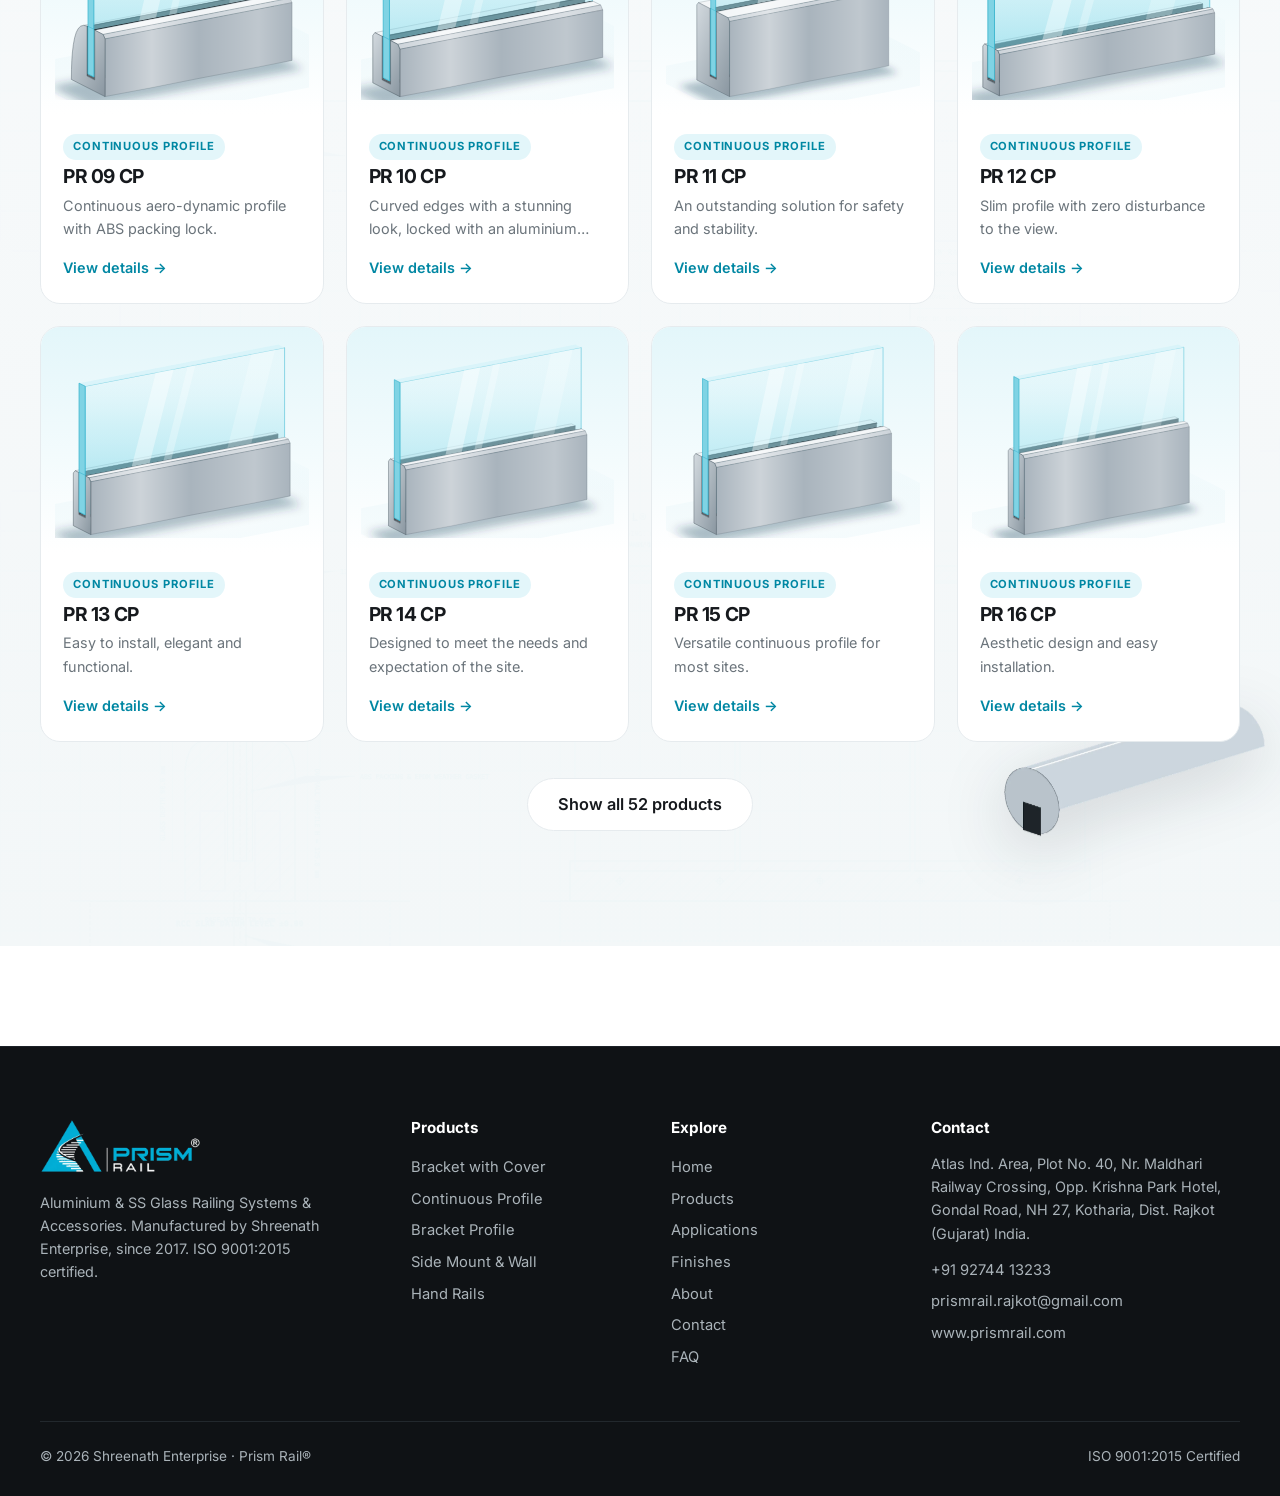
<file: products.html>
<!doctype html>
<html lang="en">
<head>
<meta charset="utf-8">
<meta name="viewport" content="width=device-width,initial-scale=1">
<title>Products – Prism Rail</title>
<meta name="description" content="Explore all 34 aluminium glass railing systems and 18 handrail profiles by Prism Rail. ISO 9001:2015 certified manufacturer.">
<link rel="icon" type="image/png" sizes="192x192" href="favicon-192.png">
<link rel="icon" type="image/png" sizes="32x32" href="favicon-32.png">
<link rel="apple-touch-icon" sizes="180x180" href="apple-touch-icon.png">

<!-- Open Graph / Facebook -->
<meta property="og:type" content="website">
<meta property="og:title" content="Products – Prism Rail">
<meta property="og:description" content="Prism Rail designs and fabricates aluminium glass railing systems for balconies, terraces, staircases and pools – strong where it counts, invisible where it matters.">
<meta property="og:image" content="og-image.jpg">

<!-- Twitter -->
<meta name="twitter:card" content="summary_large_image">
<meta name="twitter:title" content="Products – Prism Rail">
<meta name="twitter:description" content="Prism Rail designs and fabricates aluminium glass railing systems. ISO 9001:2015 certified.">
<meta name="twitter:image" content="og-image.jpg">

<link rel="preconnect" href="https://fonts.googleapis.com">
<link rel="preconnect" href="https://fonts.gstatic.com" crossorigin>
<link href="https://fonts.googleapis.com/css2?family=Inter:wght@400;500;600;700;800&display=swap" rel="stylesheet">
<link rel="stylesheet" href="css/style.css">
</head>
<body data-page="products">
<div id="site-header"></div>

<section class="phead" data-deco="a">
  <div class="container">
    <span class="eyebrow">Catalogue</span>
    <h1>Railing systems &amp; <span class="gold">handrails</span></h1>
    <p class="lead">Every profile, bracket and handrail in the Prism Rail range. Open any product for specifications, then request a quote.</p>
  </div>
</section>
<section class="section soft" id="products" data-deco="b" style="padding-top:40px">
  <div class="container">
    <div class="toolbar">
      <div class="chips" id="chips"></div>
      <label class="search">
        <svg viewBox="0 0 24 24" fill="none" stroke="currentColor" stroke-width="2.4" stroke-linecap="round"><circle cx="11" cy="11" r="7"/><path d="m20 20-3.5-3.5"/></svg>
        <input id="q" type="search" placeholder="Search e.g. PR 08, LED, bracket" aria-label="Search products">
      </label>
    </div>
    <p id="count" class="pd-note" style="margin-bottom:18px"></p>
    <div class="pgrid" id="grid"></div>
    <div class="empty" id="empty" hidden><h3>No products found</h3><p>Try a different search or category.</p></div>
    <div class="more-wrap"><button class="btn btn-ghost btn-lg" id="more" hidden>Show more products</button></div>
  </div>
</section>

<div id="site-footer"></div>
<script src="js/data.js"></script>
<script src="js/api.js"></script>
<script src="js/visual.js"></script>
<script src="js/main.js"></script>
<script>
(async function () {
  const [cats, all] = await Promise.all([API.getCategories(), API.getProducts()]);
  const params = new URLSearchParams(location.search);
  const PAGE_SIZE = 16;
  let cat = all.some(p => p.category === params.get("cat")) ? params.get("cat") : "all", q = "", shown = PAGE_SIZE;
  const chips = document.getElementById("chips"), grid = document.getElementById("grid"),
        empty = document.getElementById("empty"), count = document.getElementById("count"), more = document.getElementById("more");
  function drawChips() {
    const mk = (id, name, n) => `<button class="chipbtn ${cat === id ? "on" : ""}" data-c="${id}">${name}<small>${n}</small></button>`;
    chips.innerHTML = mk("all", "All", all.length) + cats.map(c => mk(c.id, c.name, all.filter(p => p.category === c.id).length)).join("");
    chips.querySelectorAll("button").forEach(b => b.onclick = () => {
      cat = b.dataset.c; shown = PAGE_SIZE; drawChips(); draw();
      history.replaceState(null, "", cat === "all" ? "products.html" : "?cat=" + cat);
    });
  }
  function draw() {
    const term = q.trim().toLowerCase();
    const list = all.filter(p => (cat === "all" || p.category === cat) &&
      (!term || (p.code + " " + p.tagline + " " + p.categoryName).toLowerCase().includes(term)));
    grid.innerHTML = list.slice(0, shown).map(productCard).join("");
    empty.hidden = list.length > 0;
    more.hidden = list.length <= shown;
    more.textContent = "Show all " + list.length + " products";
    count.textContent = "Showing " + Math.min(shown, list.length) + " of " + list.length + (list.length === 1 ? " product" : " products");
    initReveal();
  }
  more.onclick = () => { shown = 1e6; draw(); };
  document.getElementById("q").addEventListener("input", e => { q = e.target.value; shown = PAGE_SIZE; draw(); });
  drawChips(); draw();
})();
</script>
</body>
</html>
</file>
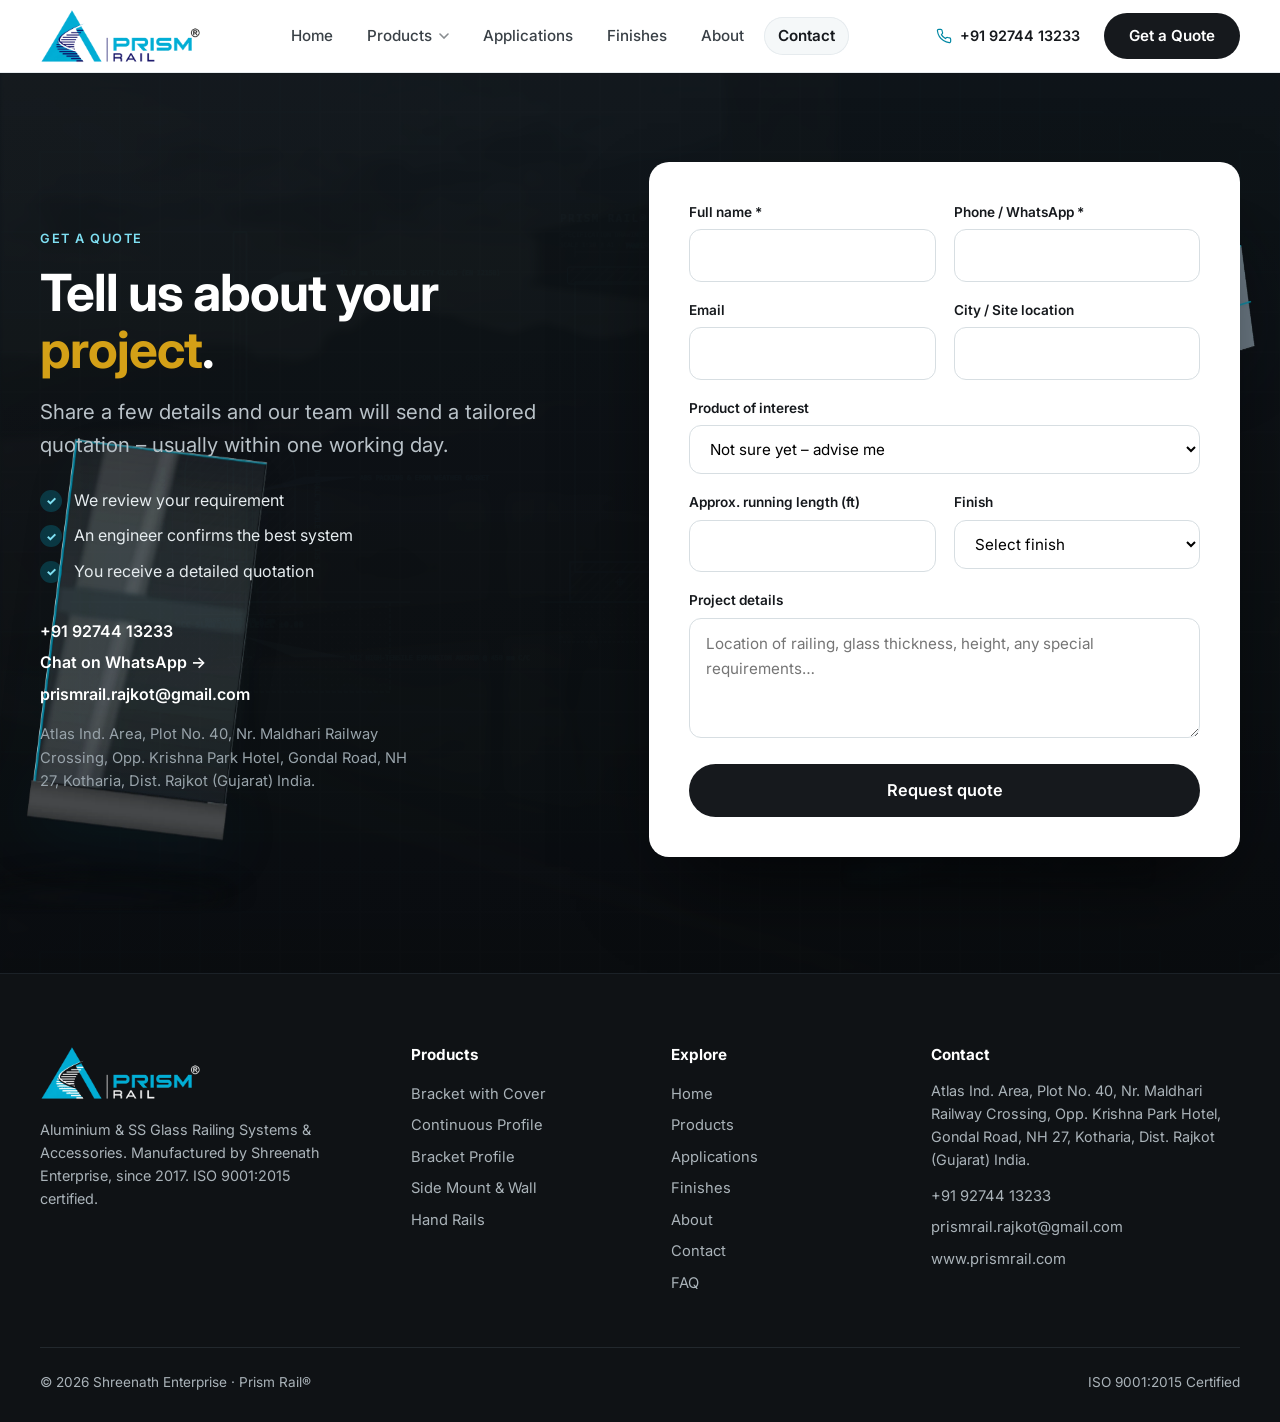
<file: quote.html>
<!doctype html>
<html lang="en"><head><meta charset="utf-8"><title>Get a Quote – Prism Rail</title>
<meta http-equiv="refresh" content="0;url=contact.html"><script>location.replace("contact.html" + location.search);</script></head>
<body><a href="contact.html">Get a quote</a></body></html>
</file>
<file: css/style.css>
:root{
  --teal:#00a9c9; --teal-d:#0087a3; --teal-l:#e3f6fa;
  --navy:#25226b; --gold:#d4a017; --ink:#16191d; --grey:#505050; --mute:#6b747b;
  --line:#e6ebee; --soft:#f5f8f9; --white:#fff;
  --r:20px; --shadow:0 1px 2px rgba(16,24,40,.04),0 12px 32px -12px rgba(16,24,40,.16);
  --font:'Inter',system-ui,-apple-system,Segoe UI,Roboto,sans-serif;
}
*{box-sizing:border-box;margin:0;padding:0}
html{scroll-behavior:smooth}
body{font-family:var(--font);color:var(--ink);background:#fff;line-height:1.6;-webkit-font-smoothing:antialiased;overflow-x:hidden}
img,svg{max-width:100%;display:block}
a{color:inherit;text-decoration:none}
.container{width:min(1200px,100% - 40px);margin-inline:auto}
h1,h2,h3,h4{line-height:1.12;letter-spacing:-.02em;font-weight:700}
h1{font-size:clamp(2.5rem,6vw,4.75rem);letter-spacing:-.035em}
h2{font-size:clamp(2rem,4vw,3.2rem)}
h3{font-size:1.2rem}
.lead{font-size:clamp(1.05rem,1.6vw,1.3rem);color:var(--mute);max-width:640px}
.eyebrow{display:inline-block;font-size:.8rem;font-weight:600;letter-spacing:.12em;text-transform:uppercase;color:var(--teal-d);margin-bottom:14px}
.gold{color:var(--gold)}
.section{padding:clamp(64px,9vw,120px) 0}
.section.soft{background:var(--soft)}
.section-head{max-width:760px;margin-bottom:48px}
.section-head.center{text-align:center;margin-inline:auto}
.section-head.center .lead{margin-inline:auto}
.section-head p{margin-top:16px}

/* buttons */
.btn{display:inline-flex;align-items:center;gap:8px;padding:13px 24px;border-radius:999px;font-weight:600;font-size:.95rem;border:1.5px solid transparent;cursor:pointer;transition:.2s;font-family:inherit;line-height:1.2}
.btn-primary{background:var(--ink);color:#fff}
.btn-primary:hover{background:var(--teal-d);transform:translateY(-1px)}
.btn-teal{background:var(--teal);color:#fff}
.btn-teal:hover{background:var(--teal-d);transform:translateY(-1px)}
.btn-ghost{border-color:var(--line);background:#fff;color:var(--ink)}
.btn-ghost:hover{border-color:var(--ink)}
.btn-lg{padding:16px 30px;font-size:1.02rem}
.btn-block{width:100%;justify-content:center}
.mobile-only{display:none}

/* nav */
.nav{position:fixed;top:0;left:0;right:0;z-index:100;background:rgba(255,255,255,.96);backdrop-filter:saturate(180%) blur(14px);border-bottom:1px solid var(--line)}
.nav.scrolled{box-shadow:0 8px 24px -16px rgba(16,24,40,.25)}
body{padding-top:72px}
.nav-in{display:flex;align-items:center;justify-content:space-between;height:72px;gap:24px}
.brand{display:flex;align-items:center;gap:10px}
.logo-mark{width:38px;height:34px}
.brand span{display:flex;flex-direction:column;line-height:1;border-left:2px solid var(--line);padding-left:10px}
.brand b{font-size:1.35rem;letter-spacing:.04em;color:var(--teal)}
.brand small{font-size:.62rem;letter-spacing:.5em;color:var(--navy);font-weight:700;margin-top:3px}
.brand-light span{border-color:rgba(255,255,255,.25)}
.brand-light small{color:#fff}
.links{display:flex;gap:6px;align-items:center}
.links a:not(.btn){padding:8px 14px;border-radius:999px;font-size:.95rem;font-weight:500;color:#3a4147;transition:.15s}
.links a:not(.btn):hover,.links a.active{color:var(--ink)}
.links a.active{font-weight:600}
.nav-cta{display:flex;align-items:center;gap:12px}
.burger{display:none;width:42px;height:42px;border-radius:50%;border:1px solid var(--line);background:#fff;cursor:pointer;position:relative}
.burger span{position:absolute;left:12px;right:12px;height:2px;background:var(--ink);transition:.2s}
.burger span:first-child{top:16px}.burger span:last-child{top:24px}
.burger.on span:first-child{top:20px;transform:rotate(45deg)}
.burger.on span:last-child{top:20px;transform:rotate(-45deg)}

/* hero */
.hero{position:relative;padding:clamp(48px,7vw,96px) 0 0;overflow:hidden;background:
  radial-gradient(900px 500px at 85% -10%,rgba(0,169,201,.18),transparent 60%),
  radial-gradient(700px 400px at -5% 30%,rgba(212,160,23,.10),transparent 60%),#fff}
.hero-copy{text-align:center;max-width:980px;margin:0 auto}
.hero-copy h1 em{font-style:normal;background:linear-gradient(100deg,var(--teal),var(--navy));-webkit-background-clip:text;background-clip:text;color:transparent}
.hero-copy .lead{margin:24px auto 0}
.hero-actions{display:flex;gap:12px;justify-content:center;margin-top:34px;flex-wrap:wrap}
.pill-note{display:inline-flex;align-items:center;gap:8px;background:#fff;border:1px solid var(--line);border-radius:999px;padding:6px 14px 6px 8px;font-size:.85rem;font-weight:500;color:var(--grey);margin-bottom:24px;box-shadow:var(--shadow)}
.pill-note i{background:var(--gold);color:#fff;font-style:normal;font-size:.7rem;font-weight:700;border-radius:999px;padding:2px 8px;letter-spacing:.05em}
.brand-logo-img{height:54px;width:auto;display:block}
.hero-stage{position:relative;margin:clamp(40px,6vw,72px) auto 0;width:min(1100px,100%);aspect-ratio:16/8.2;border-radius:28px 28px 0 0;overflow:hidden;box-shadow:0 -10px 60px -20px rgba(0,60,80,.25);background:linear-gradient(180deg,#bfe9f3 0%,#e9f7fa 45%,#fff 100%)}
.hero-stage svg{width:100%;height:100%}
.hero-stage .hero-video{width:100%;height:100%;object-fit:cover;display:block}
.float{position:absolute;background:#fff;border-radius:16px;padding:12px 16px;box-shadow:var(--shadow);font-size:.85rem;font-weight:600;display:flex;gap:10px;align-items:center;animation:bob 6s ease-in-out infinite}
.float small{display:block;font-weight:500;color:var(--mute);font-size:.74rem}
.float .dot{width:34px;height:34px;border-radius:10px;background:var(--teal-l);display:grid;place-items:center;color:var(--teal-d);font-weight:800}
.float .dot .icon{width:20px;height:20px;stroke:var(--teal-d);fill:none}
.float.f1{left:5%;top:14%}
.float.f2{right:5%;top:30%;animation-delay:-2s}
.float.f3{left:12%;bottom:12%;animation-delay:-4s}
@keyframes bob{50%{transform:translateY(-8px)}}

/* marquee */
.marquee{border-block:1px solid var(--line);padding:22px 0;overflow:hidden;background:#fff}
.marquee-track{display:flex;gap:56px;width:max-content;animation:slide 40s linear infinite}
.marquee span{font-weight:600;color:#8a949a;white-space:nowrap;display:flex;align-items:center;gap:56px}
.marquee span::after{content:"◆";color:var(--gold);font-size:.6rem}
@keyframes slide{to{transform:translateX(-50%)}}

/* stats */
.stats{display:grid;grid-template-columns:repeat(4,1fr);gap:24px;text-align:center}
.stat b{display:block;font-size:clamp(2.2rem,4vw,3.4rem);letter-spacing:-.03em;color:var(--navy)}
.stat span{color:var(--mute);font-size:.95rem}

/* system cards (bento) */
.bento{display:grid;grid-template-columns:repeat(6,1fr);gap:20px}
.bcard{background:var(--soft);border-radius:var(--r);padding:32px;display:flex;flex-direction:column;justify-content:space-between;min-height:340px;position:relative;overflow:hidden;transition:.3s;border:1px solid transparent}
.bcard:hover{transform:translateY(-4px);border-color:var(--line);box-shadow:var(--shadow);background:#fff}
.bcard.span2{grid-column:span 2}.bcard.span3{grid-column:span 3}
.bcard.dark{background:var(--grey);color:#fff}
.bcard.dark p{color:#d6d9db}
.bcard.teal{background:linear-gradient(140deg,var(--teal),var(--teal-d));color:#fff}
.bcard.teal p{color:#e6fafd}
.bcard p{color:var(--mute);margin-top:10px;max-width:380px}
.bcard .art{height:160px;margin:-32px -32px 18px -32px;overflow:hidden;position:relative}
.bcard .art svg,.bcard .art img{width:100%;height:100%;object-fit:cover;transition:transform .4s ease}
.bcard:hover .art img{transform:scale(1.05)}
.bcard .count{font-size:.8rem;font-weight:600;letter-spacing:.1em;text-transform:uppercase;opacity:.7}
.bcard .go{margin-top:18px;font-weight:600;display:inline-flex;gap:8px}

/* product cards */
.pgrid{display:grid;grid-template-columns:repeat(auto-fill,minmax(260px,1fr));gap:22px}
.pcard{background:#fff;border:1px solid var(--line);border-radius:var(--r);overflow:hidden;display:flex;flex-direction:column;transition:.25s;position:relative}
.pcard:hover{transform:translateY(-5px);box-shadow:var(--shadow);border-color:transparent}
.pcard-img{aspect-ratio:5/4;background:linear-gradient(180deg,var(--teal-l),#fff);display:grid;place-items:center;padding:14px;position:relative;overflow:hidden}
.pcard-img svg,.pcard-img img{height:100%;width:100%;object-fit:contain}
.pcard-turntable{position:absolute;inset:0;width:100%;height:100%;object-fit:contain;opacity:0;pointer-events:none;transition:opacity .25s ease;background:linear-gradient(180deg,var(--teal-l),#fff)}
.pcard:hover .pcard-turntable{opacity:1}
.pcard-body{padding:20px 22px 24px;display:flex;flex-direction:column;gap:6px;flex:1}
.pcard-body p{color:var(--mute);font-size:.9rem;display:-webkit-box;-webkit-line-clamp:2;-webkit-box-orient:vertical;overflow:hidden}
.pcard-link{margin-top:auto;padding-top:10px;font-weight:600;font-size:.9rem;color:var(--teal-d)}
.pcard-link i{font-style:normal;display:inline-block;transition:.2s}
.pcard:hover .pcard-link i{transform:translateX(4px)}
.tag{align-self:flex-start;font-size:.7rem;font-weight:700;letter-spacing:.08em;text-transform:uppercase;background:var(--teal-l);color:var(--teal-d);padding:4px 10px;border-radius:999px}

/* process */
.steps{display:grid;grid-template-columns:repeat(4,1fr);gap:20px;counter-reset:s}
.step{padding:28px;border-radius:var(--r);background:#fff;border:1px solid var(--line);counter-increment:s}
.step::before{content:"0" counter(s);display:block;font-weight:800;font-size:2.2rem;color:var(--gold);margin-bottom:14px;letter-spacing:-.03em}
.step p{color:var(--mute);margin-top:8px;font-size:.95rem}

/* feature tabs */
.tabs-wrap{display:grid;grid-template-columns:1fr 1.15fr;gap:48px;align-items:center}
.tab-list{display:flex;flex-direction:column;gap:10px}
.tab{text-align:left;padding:22px 24px;border-radius:var(--r);border:1px solid var(--line);background:#fff;cursor:pointer;font-family:inherit;transition:.2s}
.tab h3{display:flex;justify-content:space-between;align-items:center}
.tab h3::after{content:"+";font-size:1.4rem;color:var(--mute);transition:.2s}
.tab p{max-height:0;overflow:hidden;color:var(--mute);transition:.3s;font-size:.95rem}
.tab.on{background:var(--soft);border-color:transparent}
.tab.on h3::after{content:"–";color:var(--teal-d)}
.tab.on p{max-height:140px;margin-top:10px}
.tab-visual{border-radius:28px;background:linear-gradient(160deg,var(--teal-l),#fff 70%);aspect-ratio:1/.9;display:grid;place-items:center;padding:28px;border:1px solid var(--line);position:relative;overflow:hidden}
.tab-visual .panel{display:none;width:100%;height:100%;place-items:center}
.tab-visual .panel.on{display:grid;animation:fade .4s}
.tab-visual svg{max-height:100%}
@keyframes fade{from{opacity:0;transform:translateY(8px)}}

/* applications */
.app-grid{display:grid;grid-template-columns:repeat(3,1fr);gap:24px}
.app-card{background:#fff;border-radius:var(--r);border:1px solid var(--line);overflow:hidden;box-shadow:0 1px 3px rgba(16,24,40,.04);transition:.3s}
.app-card:hover{transform:translateY(-4px);box-shadow:var(--shadow)}
.app-card-img{aspect-ratio:16/10;overflow:hidden;background:var(--soft)}
.app-card-img img{width:100%;height:100%;object-fit:cover;transition:transform .5s ease}
.app-card:hover .app-card-img img{transform:scale(1.06)}
.app-card-caption{padding:20px 22px}
.app-card-caption h3{font-size:1.18rem;margin-bottom:6px;color:var(--ink)}
.app-card-caption p{font-size:.92rem;color:var(--mute);line-height:1.5}

/* finishes */
.swatches{display:grid;grid-template-columns:repeat(auto-fit,minmax(240px,1fr));gap:20px}
.swatch{border-radius:var(--r);padding:24px;border:1px solid var(--line);background:#fff;transition:.25s}
.swatch:hover{transform:translateY(-3px);box-shadow:var(--shadow)}
.swatch .chip{height:140px;border-radius:14px;margin-bottom:18px;overflow:hidden;border:1px solid rgba(0,0,0,.08);background:var(--soft)}
.swatch .chip img{width:100%;height:100%;object-fit:cover;transition:transform .4s ease}
.swatch:hover .chip img{transform:scale(1.05)}
.swatch p{color:var(--mute);font-size:.9rem;margin-top:6px}

/* pattern background for section dividers */
.pattern-bg{background-color:var(--soft);background-image:url('../assets/brand/pattern.svg');background-repeat:repeat;background-size:120px 120px}

/* icons */
.icon{width:18px;height:18px;stroke-width:1.75;display:inline-block;vertical-align:middle;stroke:currentColor;fill:none}

/* faq */
.faq{max-width:820px;margin-inline:auto}
.faq details{border-bottom:1px solid var(--line);padding:22px 0}
.faq summary{font-weight:600;font-size:1.1rem;cursor:pointer;list-style:none;display:flex;justify-content:space-between;gap:20px}
.faq summary::-webkit-details-marker{display:none}
.faq summary::after{content:"+";font-size:1.5rem;line-height:1;color:var(--mute)}
.faq details[open] summary::after{content:"–"}
.faq p{color:var(--mute);margin-top:12px}

/* cta */
.cta{background:var(--ink);color:#fff;border-radius:32px;padding:clamp(40px,7vw,88px) 24px;text-align:center;position:relative;overflow:hidden}
.cta::before{content:"";position:absolute;inset:-40% -10% auto auto;width:520px;height:520px;background:radial-gradient(circle,rgba(0,169,201,.5),transparent 65%)}
.cta::after{content:"";position:absolute;inset:auto auto -45% -8%;width:460px;height:460px;background:radial-gradient(circle,rgba(212,160,23,.28),transparent 65%)}
.cta>*{position:relative;z-index:1}
.cta .lead{color:#b9c2c8;margin:16px auto 30px}
.cta .btn-primary{background:#fff;color:var(--ink)}
.cta .btn-primary:hover{background:var(--teal);color:#fff}

/* footer */
.footer{background:#0f1215;color:#aab3b9;padding:72px 0 28px;margin-top:100px}
.foot-grid{display:grid;grid-template-columns:1.5fr 1fr 1fr 1.4fr;gap:40px}
.footer h4{color:#fff;font-size:.95rem;margin-bottom:16px;letter-spacing:0}
.footer a:not(.brand){display:block;padding:4px 0;font-size:.92rem}
.footer a:not(.brand):hover{color:var(--teal)}
.footer p{font-size:.9rem;margin-bottom:10px}
.foot-about{margin-top:18px;max-width:300px}
.foot-bottom{display:flex;justify-content:space-between;gap:16px;flex-wrap:wrap;border-top:1px solid #22282d;margin-top:48px;padding-top:24px;font-size:.85rem}


/* page hero (inner pages) */
.phead{padding:clamp(48px,6vw,80px) 0 40px;background:radial-gradient(800px 360px at 90% 0,rgba(0,169,201,.14),transparent 60%)}
.phead h1{font-size:clamp(2.2rem,5vw,3.6rem)}
.phead .lead{margin-top:14px}

/* products page */
.toolbar{display:flex;gap:14px;flex-wrap:wrap;align-items:center;justify-content:space-between;margin-bottom:28px;position:sticky;top:72px;z-index:20;background:rgba(255,255,255,.92);backdrop-filter:blur(10px);padding:14px 0;border-bottom:1px solid var(--line)}
.chips{display:flex;gap:8px;flex-wrap:wrap}
.chipbtn{padding:9px 16px;border-radius:999px;border:1px solid var(--line);background:#fff;font-weight:500;font-size:.9rem;cursor:pointer;font-family:inherit;transition:.15s;color:#3a4147}
.chipbtn:hover{border-color:var(--ink)}
.chipbtn.on{background:var(--ink);color:#fff;border-color:var(--ink)}
.chipbtn small{opacity:.6;margin-left:4px}
.search{position:relative;min-width:240px}
.search input{width:100%;padding:11px 16px 11px 40px;border-radius:999px;border:1px solid var(--line);font:inherit;font-size:.92rem;outline:none;background:#fff}
.search input:focus{border-color:var(--teal);box-shadow:0 0 0 4px rgba(0,169,201,.15)}
.search svg{position:absolute;left:14px;top:50%;transform:translateY(-50%);width:16px;height:16px;color:var(--mute)}
.empty{text-align:center;padding:80px 0;color:var(--mute)}

/* product detail */
.crumbs{font-size:.88rem;color:var(--mute);padding:28px 0 18px;display:flex;gap:8px;flex-wrap:wrap}
.crumbs a:hover{color:var(--teal-d)}
.pd{display:grid;grid-template-columns:1.1fr 1fr;gap:56px;align-items:start}
.pd-visual{border-radius:28px;background:linear-gradient(160deg,var(--teal-l),#fff 75%);border:1px solid var(--line);aspect-ratio:1/.92;display:grid;place-items:center;padding:30px}
.pd-visual svg,.pd-visual img{max-height:100%;width:100%;object-fit:contain}
.pd-info h1{font-size:clamp(2.2rem,4.5vw,3.4rem);margin:12px 0 14px}
.pd-info .lead{font-size:1.1rem}
.pd-cta{display:flex;gap:12px;flex-wrap:wrap;margin:28px 0 8px}
.pd-note{font-size:.85rem;color:var(--mute)}
.block{margin-top:44px}
.block h3{font-size:1.1rem;margin-bottom:16px}
.spec{border:1px solid var(--line);border-radius:var(--r);overflow:hidden}
.spec div{display:grid;grid-template-columns:42% 1fr;padding:14px 20px;font-size:.93rem;gap:12px}
.spec div:nth-child(odd){background:var(--soft)}
.spec dt{color:var(--mute)}.spec dd{font-weight:600}
.ticks{list-style:none;display:grid;gap:10px}
.ticks li{display:flex;gap:12px;align-items:flex-start}
.ticks li::before{content:"✓";flex:none;width:22px;height:22px;border-radius:50%;background:var(--teal-l);color:var(--teal-d);font-size:.75rem;font-weight:800;display:grid;place-items:center;margin-top:2px}
.pills{display:flex;gap:8px;flex-wrap:wrap}
.pill{padding:8px 14px;border-radius:999px;background:var(--soft);border:1px solid var(--line);font-size:.88rem;font-weight:500}

/* quote form */
.qwrap{display:grid;grid-template-columns:1.25fr 1fr;gap:40px;align-items:start}
.card{background:#fff;border:1px solid var(--line);border-radius:var(--r);padding:clamp(24px,4vw,40px);box-shadow:var(--shadow)}
.form{display:grid;grid-template-columns:1fr 1fr;gap:18px}
.form .full{grid-column:1/-1}
label{font-size:.85rem;font-weight:600;display:block;margin-bottom:6px}
input,select,textarea{width:100%;padding:13px 16px;border:1px solid #d7dee2;border-radius:12px;font:inherit;font-size:.95rem;background:#fff;outline:none;transition:.15s}
input:focus,select:focus,textarea:focus{border-color:var(--teal);box-shadow:0 0 0 4px rgba(0,169,201,.15)}
textarea{min-height:120px;resize:vertical}
.side-card{background:var(--soft);border-radius:var(--r);padding:32px}
.side-card h3{margin-bottom:14px}
.side-card p,.side-card a{display:block;color:var(--grey);margin-bottom:12px;font-size:.95rem}
.side-card a:hover{color:var(--teal-d)}
.success{display:none;text-align:center;padding:30px 10px}
.success .ok{width:64px;height:64px;border-radius:50%;background:var(--teal-l);color:var(--teal-d);display:grid;place-items:center;font-size:1.8rem;margin:0 auto 18px}
.selected-prod{display:flex;gap:14px;align-items:center;background:var(--teal-l);border-radius:14px;padding:12px 16px;margin-bottom:22px;font-size:.92rem}
.selected-prod b{color:var(--teal-d)}

/* reveal */
.reveal{opacity:0;transform:translateY(22px);transition:opacity .7s ease,transform .7s ease}
.reveal.in{opacity:1;transform:none}
@media (prefers-reduced-motion:reduce){
  .hero-stage .hero-video{display:none}
  .hero-stage{background:url('../assets/img/hero-poster.webp') center/cover no-repeat}
  .reveal{opacity:1;transform:none;transition:none}
  .float,.marquee-track{animation:none}
  .pcard:hover .pcard-turntable{display:none}
}

/* responsive */
@media (max-width:980px){
  .bento{grid-template-columns:repeat(2,1fr)}.bcard.span2,.bcard.span3{grid-column:span 1}
  .steps{grid-template-columns:repeat(2,1fr)}
  .app-grid{grid-template-columns:repeat(2,1fr)}
  .tabs-wrap,.pd,.qwrap{grid-template-columns:1fr}
  .pd-visual{position:static}
  .foot-grid{grid-template-columns:1fr 1fr}
  .stats{grid-template-columns:repeat(2,1fr);gap:36px 16px}
}
@media (max-width:820px){
  .burger{display:block}
  .nav-cta .btn{display:none}
  .mobile-only{display:inline-flex;margin-top:8px}
  .links{position:fixed;inset:72px 0 auto 0;background:#fff;flex-direction:column;align-items:stretch;padding:16px 20px 24px;gap:2px;border-bottom:1px solid var(--line);transform:translateY(-130%);transition:.3s;box-shadow:var(--shadow);z-index:-1}
  .links.open{transform:none}
  .links a:not(.btn){padding:14px}
  .float.f2,.float.f3{display:none}
}
@media (max-width:560px){
  .bento,.steps,.form,.app-grid{grid-template-columns:1fr}
  .foot-grid{grid-template-columns:1fr}
  .toolbar{position:static}
  .hero-stage{aspect-ratio:4/3.3}
  .float.f1{left:4%;top:8%}
}

/* =====================================================================
   v2 – organised nav, background depth, single-page sections
   ===================================================================== */
section[id],[id="top"]{scroll-margin-top:72px}
[data-deco]{position:relative;overflow:clip}
[data-deco] > .container{position:relative;z-index:1}

/* ---- nav ---- */
.links{position:relative}
.nav-pill{position:absolute;left:0;top:50%;height:38px;margin-top:-19px;border-radius:999px;background:var(--soft);box-shadow:inset 0 0 0 1px var(--line);opacity:0;pointer-events:none;transition:transform .32s cubic-bezier(.4,0,.2,1),width .32s cubic-bezier(.4,0,.2,1),opacity .2s;z-index:0}
.nav-pill.show{opacity:1}
.links a:not(.btn){position:relative;z-index:1;display:inline-flex;align-items:center}
.nav-phone{display:inline-flex;align-items:center;gap:8px;font-weight:600;font-size:.9rem;color:var(--ink);padding:8px 12px;border-radius:999px;transition:.15s}
.nav-phone:hover{background:var(--soft)}
.nav-phone .icon{width:16px;height:16px;color:var(--teal-d)}
.dd{position:relative;display:flex}
.dd::after{content:"";position:absolute;left:0;right:0;top:100%;height:12px}
.dd-t svg{margin-left:7px;opacity:.6;transition:transform .2s}
.dd:hover .dd-t svg,.dd:focus-within .dd-t svg{transform:rotate(180deg)}
.dd-menu{position:absolute;top:calc(100% + 8px);left:50%;min-width:250px;margin-left:-125px;padding:8px;background:#fff;border:1px solid var(--line);border-radius:18px;box-shadow:0 24px 60px -24px rgba(16,24,40,.35);opacity:0;visibility:hidden;transform:translateY(8px);transition:.18s;z-index:5}
.dd:hover .dd-menu,.dd:focus-within .dd-menu{opacity:1;visibility:visible;transform:none}
.links .dd-menu a{display:flex;justify-content:space-between;align-items:center;gap:16px;padding:11px 14px;border-radius:12px;font-size:.93rem;font-weight:500}
.links .dd-menu a:hover{background:var(--soft)}
.dd-menu small{color:var(--mute);font-size:.78rem}
.dd-menu b{font-weight:600}
@media (max-width:1100px){.nav-phone{display:none}}

/* ---- background depth stack ---- */
.deco{position:absolute;inset:0;pointer-events:none;z-index:0;overflow:hidden}
.dp{position:absolute;will-change:transform;pointer-events:none}

/* Far Layer: Architectural CAD blueprint & perspective grid */
.deco-bp{position:absolute;inset:0;background-repeat:repeat;background-size:1200px 800px;opacity:.10;mix-blend-mode:multiply;pointer-events:none}
.deco-bp.dark{opacity:.08;mix-blend-mode:screen}
.deco-grid-hero{position:absolute;left:0;right:0;bottom:0;height:55%;background-repeat:no-repeat;background-position:bottom center;background-size:cover;opacity:.32;pointer-events:none}

/* Mid Layer: 3D Objects & Separate Contact Shadows */
.deco-obj-wrap{position:relative;display:inline-block;pointer-events:none}
.deco-tilt{transition:transform .12s cubic-bezier(0.25, 1, 0.5, 1);will-change:transform}
.deco-pane{position:relative;display:block;width:auto;height:auto;max-width:clamp(180px,20vw,260px);filter:drop-shadow(0 14px 28px rgba(0,80,105,.12));will-change:transform}
.deco-profile{position:relative;display:block;width:auto;height:auto;max-width:clamp(190px,21vw,270px);filter:drop-shadow(0 16px 32px rgba(10,25,35,.16));will-change:transform}
.deco-shadow{position:absolute;pointer-events:none;width:auto;height:auto;max-width:clamp(180px,20vw,260px);opacity:.75;mix-blend-mode:multiply;filter:blur(2px);transform:scale(1.08) skewX(-12deg);transition:transform .15s ease}

/* Atmospheric & Light Elements */
.deco-glint{position:relative;display:block;width:auto;height:auto;max-width:clamp(220px,28vw,380px);opacity:.85;mix-blend-mode:screen;filter:blur(0.5px)}
.deco-shaft{position:relative;display:block;width:auto;height:auto;max-width:clamp(200px,22vw,300px);opacity:.45;mix-blend-mode:screen}
.deco-caustic{position:relative;display:block;width:auto;height:auto;max-width:clamp(220px,24vw,320px);opacity:.55;mix-blend-mode:multiply}
.dark .deco-caustic{mix-blend-mode:screen;opacity:.4}
.deco-dust{position:relative;display:block;width:auto;height:auto;max-width:clamp(240px,25vw,340px);opacity:.45;mix-blend-mode:screen}

/* Near Layer: blurred foreground passing by */
.dp-near{filter:blur(4px);opacity:.55;z-index:2}
.deco-near-bokeh{position:relative;display:block;width:auto;height:auto;max-width:clamp(220px,24vw,320px);opacity:.6;mix-blend-mode:screen}

/* Dark section background video with scrim */
.deco-dark-video-wrap{position:absolute;inset:0;overflow:hidden;pointer-events:none;z-index:0}
.deco-dark-vid{position:absolute;inset:0;width:100%;height:100%;object-fit:cover;opacity:.28;filter:brightness(.85) contrast(1.1) blur(2px)}
.deco-dark-scrim{position:absolute;inset:0;background:linear-gradient(180deg,rgba(16,22,27,.82) 0%,rgba(10,13,16,.94) 100%)}

/* Page Header Video Background & Scrim */
.phead-video-wrap{position:absolute;inset:0;overflow:hidden;pointer-events:none;z-index:0}
.phead-vid{position:absolute;inset:0;width:100%;height:100%;object-fit:cover;opacity:.25;filter:blur(2px)}
.phead-scrim{position:absolute;inset:0;background:linear-gradient(180deg,rgba(255,255,255,.78) 0%,rgba(245,248,249,.92) 100%)}
.section.soft .phead-scrim{background:linear-gradient(180deg,rgba(243,247,248,.82) 0%,rgba(248,250,251,.94) 100%)}

/* Hero cursor spotlight */
.d-spot{position:absolute;inset:0;background:radial-gradient(420px circle at var(--mx,50%) var(--my,30%),rgba(0,169,201,.15),transparent 62%);opacity:0;transition:opacity .4s}

/* Mobile & Responsive Cap: Max 2-3 small elements per section, zero text overlap */
@media (max-width:1024px){
  .dp-secondary{display:none}
  .deco-pane{max-width:200px}
  .deco-profile{max-width:210px}
}
@media (max-width:820px){
  .dp-near,.dp-secondary,.deco-shadow{display:none}
  .deco-pane{max-width:140px;opacity:.7}
  .deco-profile{max-width:150px;opacity:.75}
  .deco-glint,.deco-dust,.deco-shaft{display:none}
  .deco-bp{opacity:.06}
  .deco-grid-hero{opacity:.20}
}
@media (prefers-reduced-motion: reduce){
  .dp{transform:none !important;will-change:auto}
  .deco-tilt{transform:none !important}
  .deco-dark-vid,.phead-vid{animation:none}
}

/* diagonal section edge – echoes the Prism triangle */
.cut-top::before{content:"";position:absolute;left:0;right:0;top:-1px;height:clamp(28px,4vw,56px);background:#fff;clip-path:polygon(0 0,100% 0,0 100%);z-index:1}
.section.soft{background:linear-gradient(180deg,#f3f7f8,#f8fafb 40%,#f3f7f8)}
.hero-in{position:relative;z-index:1}

/* ---- products on the landing page ---- */
.soft .toolbar{background:rgba(245,248,249,.92)}
.more-wrap{display:flex;justify-content:center;margin-top:36px}

/* ---- contact / quote ---- */
.contact{background:linear-gradient(160deg,#10161b,#0a0d10);color:#fff}
.contact h2{color:#fff}
.contact .lead{color:#b9c2c8}
.contact .qwrap{grid-template-columns:1fr 1.1fr;gap:clamp(32px,6vw,72px);align-items:center}
.eyebrow.light{color:#7fe0f3}
.ticks.light{margin-top:26px}
.ticks.light li{color:#e6ecef}
.ticks.light li::before{background:rgba(0,169,201,.25);color:#7fe0f3}
.q-info{margin-top:34px;display:grid;gap:6px}
.q-info a{color:#fff;font-weight:600;width:max-content}
.q-info a:hover{color:#7fe0f3}
.q-info p{color:#98a3aa;font-size:.92rem;max-width:380px;margin-top:10px}
.contact .card{color:var(--ink);border:0;box-shadow:0 40px 90px -30px rgba(0,0,0,.75)}
.contact .card h2{color:var(--ink)}
.contact .card .lead{color:var(--mute)}
.sp-img{width:64px;height:52px;flex:none}
.footer{margin-top:0;border-top:1px solid #1b2127}

/* ---- product detail gallery ---- */
.pd-gallery{position:sticky;top:100px}
.pd-visual .view{display:none;width:100%;height:100%}
.pd-visual .view.on{display:grid;place-items:center}
.pd-tabs{display:flex;gap:8px;margin-top:14px;justify-content:center}
.pd-tab{padding:9px 18px;border-radius:999px;border:1px solid var(--line);background:#fff;font:inherit;font-weight:600;font-size:.88rem;cursor:pointer;color:#3a4147;transition:.15s}
.pd-tab.on{background:var(--ink);color:#fff;border-color:var(--ink)}
body:not([data-page="home"]) .footer{margin-top:100px}

@media (max-width:980px){
  .contact .qwrap{grid-template-columns:1fr}
  .pd-gallery{position:static}
}
@media (max-width:820px){
  .nav-pill{display:none}
  .links a:not(.btn).active{background:var(--soft)}
  .dd{display:block}.dd-menu{display:none}
}
.q-copy h2{margin-bottom:18px}

/* ---- home: explore cards, inner-page spacing ---- */
.explore{display:grid;grid-template-columns:repeat(3,1fr);gap:22px}
.xcard{position:relative;display:flex;flex-direction:column;border-radius:var(--r);overflow:hidden;background:#fff;border:1px solid var(--line);transition:.3s}
.xcard:hover{transform:translateY(-5px);box-shadow:var(--shadow)}
.xcard img{width:100%;aspect-ratio:16/10;object-fit:cover;transition:transform .5s}
.xcard:hover img{transform:scale(1.05)}
.xcard div{padding:20px 24px 24px}
.xcard p{color:var(--mute);font-size:.92rem;margin-top:4px}
.xcard span{position:absolute;right:20px;bottom:20px;width:38px;height:38px;border-radius:50%;background:var(--ink);color:#fff;display:grid;place-items:center;transition:.2s}
.xcard:hover span{background:var(--teal-d);transform:translateX(3px)}
[data-page="contact"] .footer{margin-top:0}
@media (max-width:820px){.explore{grid-template-columns:1fr}}

body[data-page="contact"] .footer{margin-top:0}
</file>
